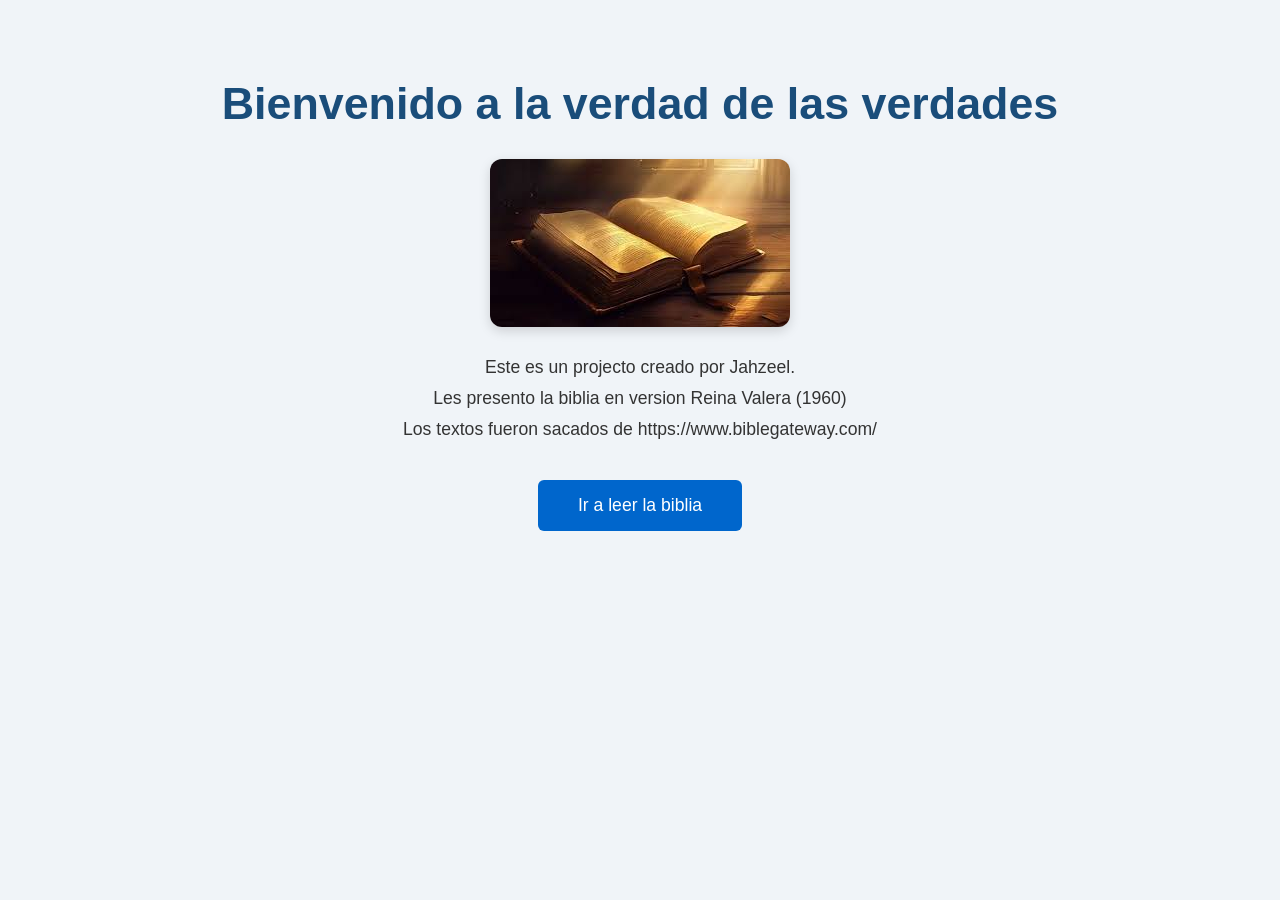
<file: index.html>
<!DOCTYPE html>
<html lang="en">
<head>
    <link rel="preconnect" href="https://fonts.googleapis.com">
    <link rel="preconnect" href="https://fonts.gstatic.com" crossorigin>
    <link href="https://fonts.googleapis.com/css2?family=Bungee&display=swap" rel="stylesheet"> 
    <meta charset="UTF-8">
    <meta name="viewport" content="width=device-width, initial-scale=1.0">
    <title>Biblia Proyectp</title>
    <link rel="icon" href="favicon.jpeg" type="image/x-icon">
</head>
<body>
    <h1>Bienvenido a la verdad de las verdades</h1>
    <img src="img/biblia.jpeg" alt="imagen de la biblia" class="imagen">
    <p>Este es un projecto creado por Jahzeel.</p>
    <p>Les presento la biblia en version Reina Valera (1960)</p>
    <p>Los textos fueron sacados de https://www.biblegateway.com/</p>
    <a href="buscador.html">Ir a leer la biblia</a>
    <style>
        body {
            background-color: #f0f4f8;
            text-align: center;
            font-family: 'Segoe UI', Tahoma, Geneva, Verdana, sans-serif;
            padding: 40px 20px;
        }

        h1 {
            color: #1a4d7a;
            font-size: 2.8em;
            margin-bottom: 20px;
            font-weight: bold;
        }

        p {
            color: #333;
            font-size: 1.1em;
            margin: 10px 0;
        }

        .imagen {
            margin: 30px auto;
            display: block;
            border-radius: 12px;
            box-shadow: 0 4px 12px rgba(0, 0, 0, 0.15);
        }

        a {
            display: inline-block;
            margin-top: 30px;
            padding: 15px 40px;
            background-color: #0066cc;
            color: white;
            text-decoration: none;
            border-radius: 6px;
            font-size: 1.1em;
            transition: background-color 0.3s;
        }

        a:hover {
            background-color: #0052a3;
        }
    </style>
</body>
</html>
</file>
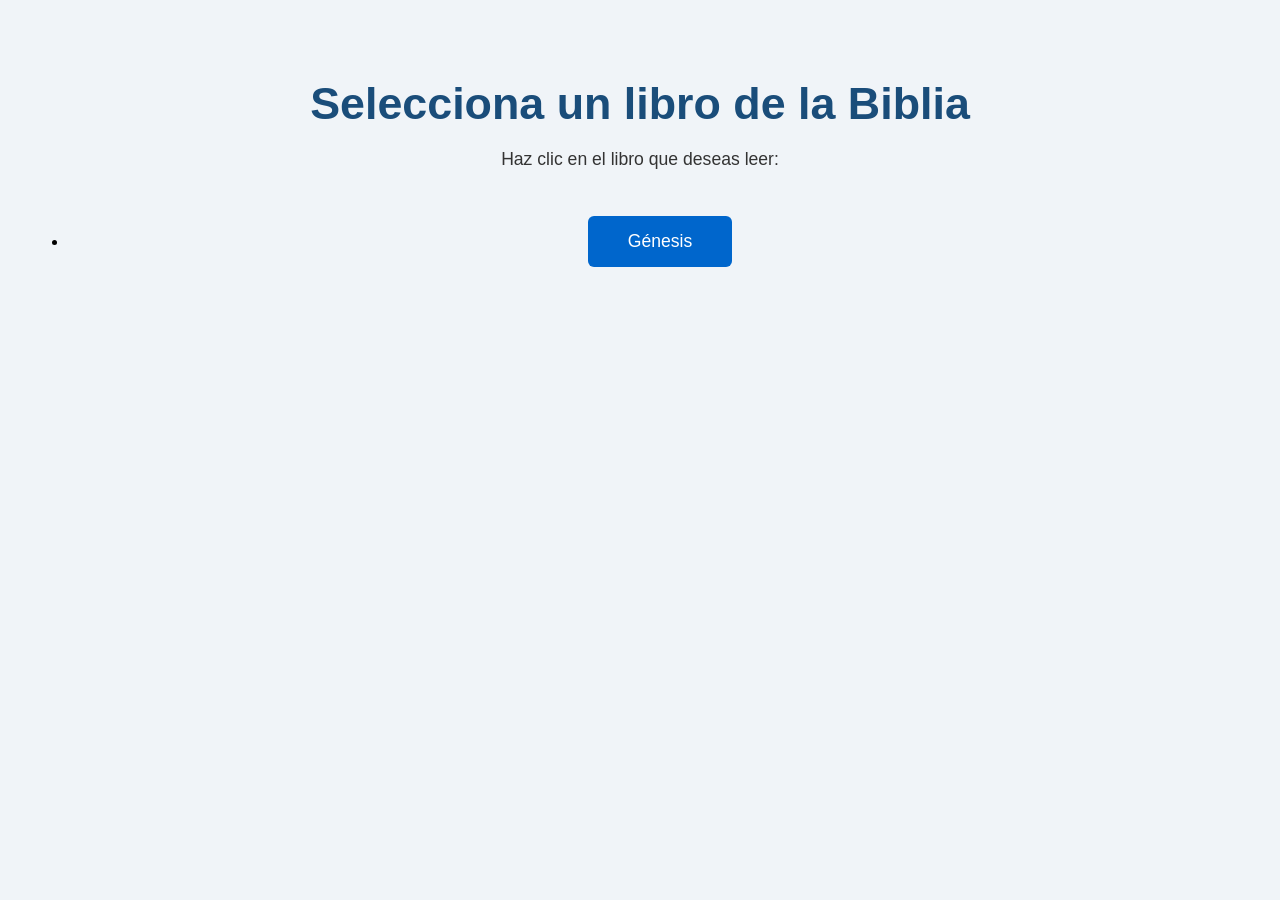
<file: buscador.html>
<!DOCTYPE html>
<html lang="en">
<head>
    <link rel="preconnect" href="https://fonts.googleapis.com">
    <link rel="preconnect" href="https://fonts.gstatic.com" crossorigin>
    <link href="https://fonts.googleapis.com/css2?family=Bungee&display=swap" rel="stylesheet"> 
    <meta charset="UTF-8">
    <meta name="viewport" content="width=device-width, initial-scale=1.0">
    <title>Biblia Proyectp</title>
    <link rel="icon" href="favicon.jpeg" type="image/x-icon">
</head>
<body>
    <h1>Selecciona un libro de la Biblia</h1>
<!-- puedes ajustar estilos globales en style.css; las imágenes y bloques ya son adaptables -->    <p>Haz clic en el libro que deseas leer:</p>
    <ul>
        <li><a href="Genesis/Genesis.html">Génesis</a></li>
        <!-- Agrega más libros aquí -->
    </ul>
    <style>
        body {
            background-color: #f0f4f8;
            text-align: center;
            font-family: 'Segoe UI', Tahoma, Geneva, Verdana, sans-serif;
            padding: 40px 20px;
        }

        h1 {
            color: #1a4d7a;
            font-size: 2.8em;
            margin-bottom: 20px;
            font-weight: bold;
        }

        p {
            color: #333;
            font-size: 1.1em;
            margin: 10px 0;
        }

        .imagen {
            margin: 30px auto;
            display: block;
            border-radius: 12px;
            box-shadow: 0 4px 12px rgba(0, 0, 0, 0.15);
        }

        a {
            display: inline-block;
            margin-top: 30px;
            padding: 15px 40px;
            background-color: #0066cc;
            color: white;
            text-decoration: none;
            border-radius: 6px;
            font-size: 1.1em;
            transition: background-color 0.3s;
        }

        a:hover {
            background-color: #0052a3;
        }
    </style>
</body>
</html>
</file>
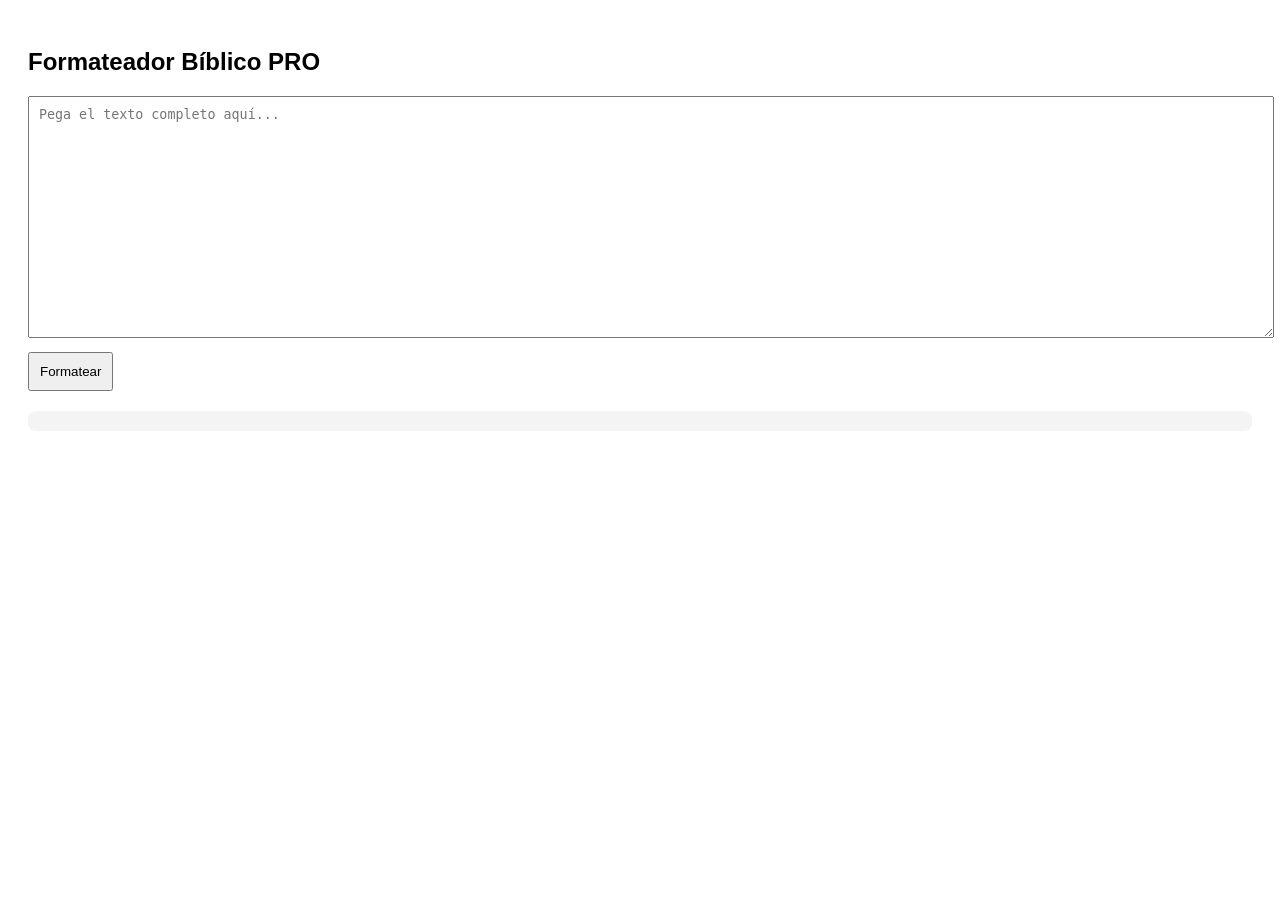
<file: herramienta.html>
<!DOCTYPE html>
<html lang="es">
<head>
<meta charset="UTF-8">
<title>Formateador Bíblico PRO</title>

<style>
body{
    font-family: Arial, sans-serif;
    padding:20px;
}

textarea{
    width:100%;
    height:220px;
    padding:10px;
    margin-bottom:10px;
}

button{
    padding:10px;
}

#resultado{
    margin-top:20px;
    white-space: pre-wrap;
    background:#f4f4f4;
    padding:10px;
    border-radius:8px;
}
</style>
</head>
<body>

<h2>Formateador Bíblico PRO</h2>

<textarea id="texto" placeholder="Pega el texto completo aquí..."></textarea>
<br>
<button onclick="formatear()">Formatear</button>

<pre id="resultado"></pre>

<script>
function formatear(){
    let texto = document.getElementById("texto").value.trim();
    const salida = document.getElementById("resultado");

    // vaciar salida y comprobar entrada
    salida.innerHTML = "";
    if (!texto) {
        alert("Introduce algún texto antes de formatear");
        return;
    }

    let lineas = texto.split("\n").map(l => l.trim()).filter(l => l !== "");

    let resultado = "";

    // Unir todo en una sola línea
    let cuerpo = lineas.join(" ");
    cuerpo = cuerpo.replace(/\s+/g, " ");

    // Regex mejorado: número seguido opcionalmente de punto y espacio
    let regex = /(\d+)\.?\s(.*?)(?=\s\d+\.?|$)/g;
    let matches = cuerpo.matchAll(regex);

    for (let match of matches) {
        let numero = match[1];
        let contenido = match[2].trim();

        // si el contenido comienza con el mismo número nuevamente, eliminarlo
        if (contenido.startsWith(numero + " ")) {
            contenido = contenido.slice(numero.length + 1);
        }

        resultado += `<p><span>${numero}</span> ${contenido}</p>\n`;
    }

    // mostrar el código en texto plano (con etiquetas visibles)
    salida.textContent = resultado;
}
</script>

</body>
</html>
</file>
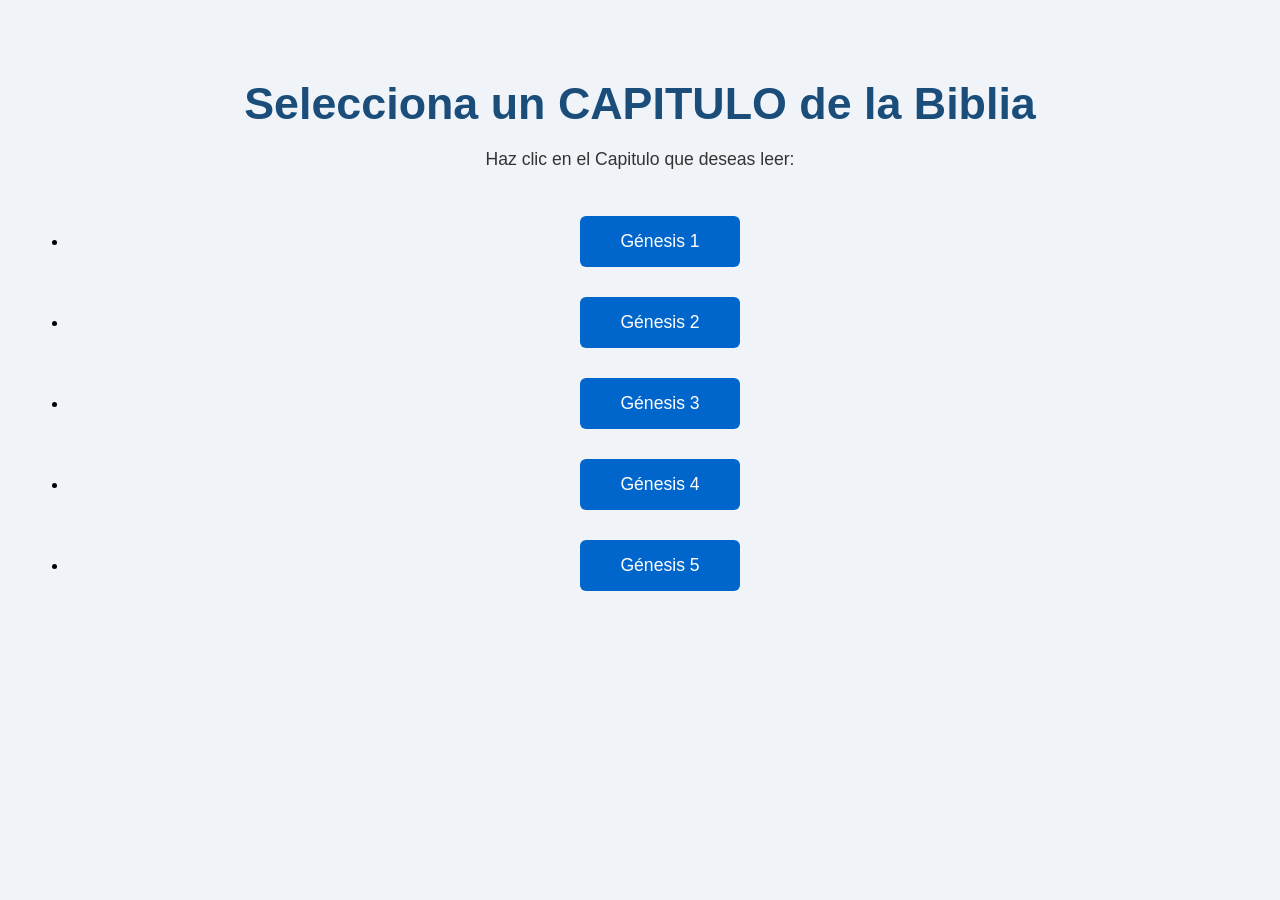
<file: Genesis/Genesis.html>
<!DOCTYPE html>
<html lang="en">
<head>
    <link rel="preconnect" href="https://fonts.googleapis.com">
    <link rel="preconnect" href="https://fonts.gstatic.com" crossorigin>
    <link href="https://fonts.googleapis.com/css2?family=Bungee&display=swap" rel="stylesheet"> 
    <meta charset="UTF-8">
    <meta name="viewport" content="width=device-width, initial-scale=1.0">
    <title>Biblia Proyectp</title>
    <link rel="icon" href="/favicon.jpeg" type="image/x-icon">
</head>
<body>
    <h1>Selecciona un CAPITULO de la Biblia</h1>
    <p>Haz clic en el Capitulo que deseas leer:</p>
    <ul>
        <li><a href="genesis1.html">Génesis 1</a></li>
        <li><a href="genesis2.html">Génesis 2</a></li>
        <li><a href="genesis3.html">Génesis 3</a></li>
        <li><a href="genesis4.html">Génesis 4</a></li>
        <li><a href="genesis5.html">Génesis 5</a></li>
        <!-- Agrega más libros aquí -->
    </ul>
    <style>
        body {
            background-color: #f0f4f8;
            text-align: center;
            font-family: 'Segoe UI', Tahoma, Geneva, Verdana, sans-serif;
            padding: 40px 20px;
        }

        h1 {
            color: #1a4d7a;
            font-size: 2.8em;
            margin-bottom: 20px;
            font-weight: bold;
        }

        p {
            color: #333;
            font-size: 1.1em;
            margin: 10px 0;
        }

        .imagen {
            margin: 30px auto;
            display: block;
            border-radius: 12px;
            box-shadow: 0 4px 12px rgba(0, 0, 0, 0.15);
        }

        a {
            display: inline-block;
            margin-top: 30px;
            padding: 15px 40px;
            background-color: #0066cc;
            color: white;
            text-decoration: none;
            border-radius: 6px;
            font-size: 1.1em;
            transition: background-color 0.3s;
        }

        a:hover {
            background-color: #0052a3;
        }
    </style>
</body>
</html>
</file>
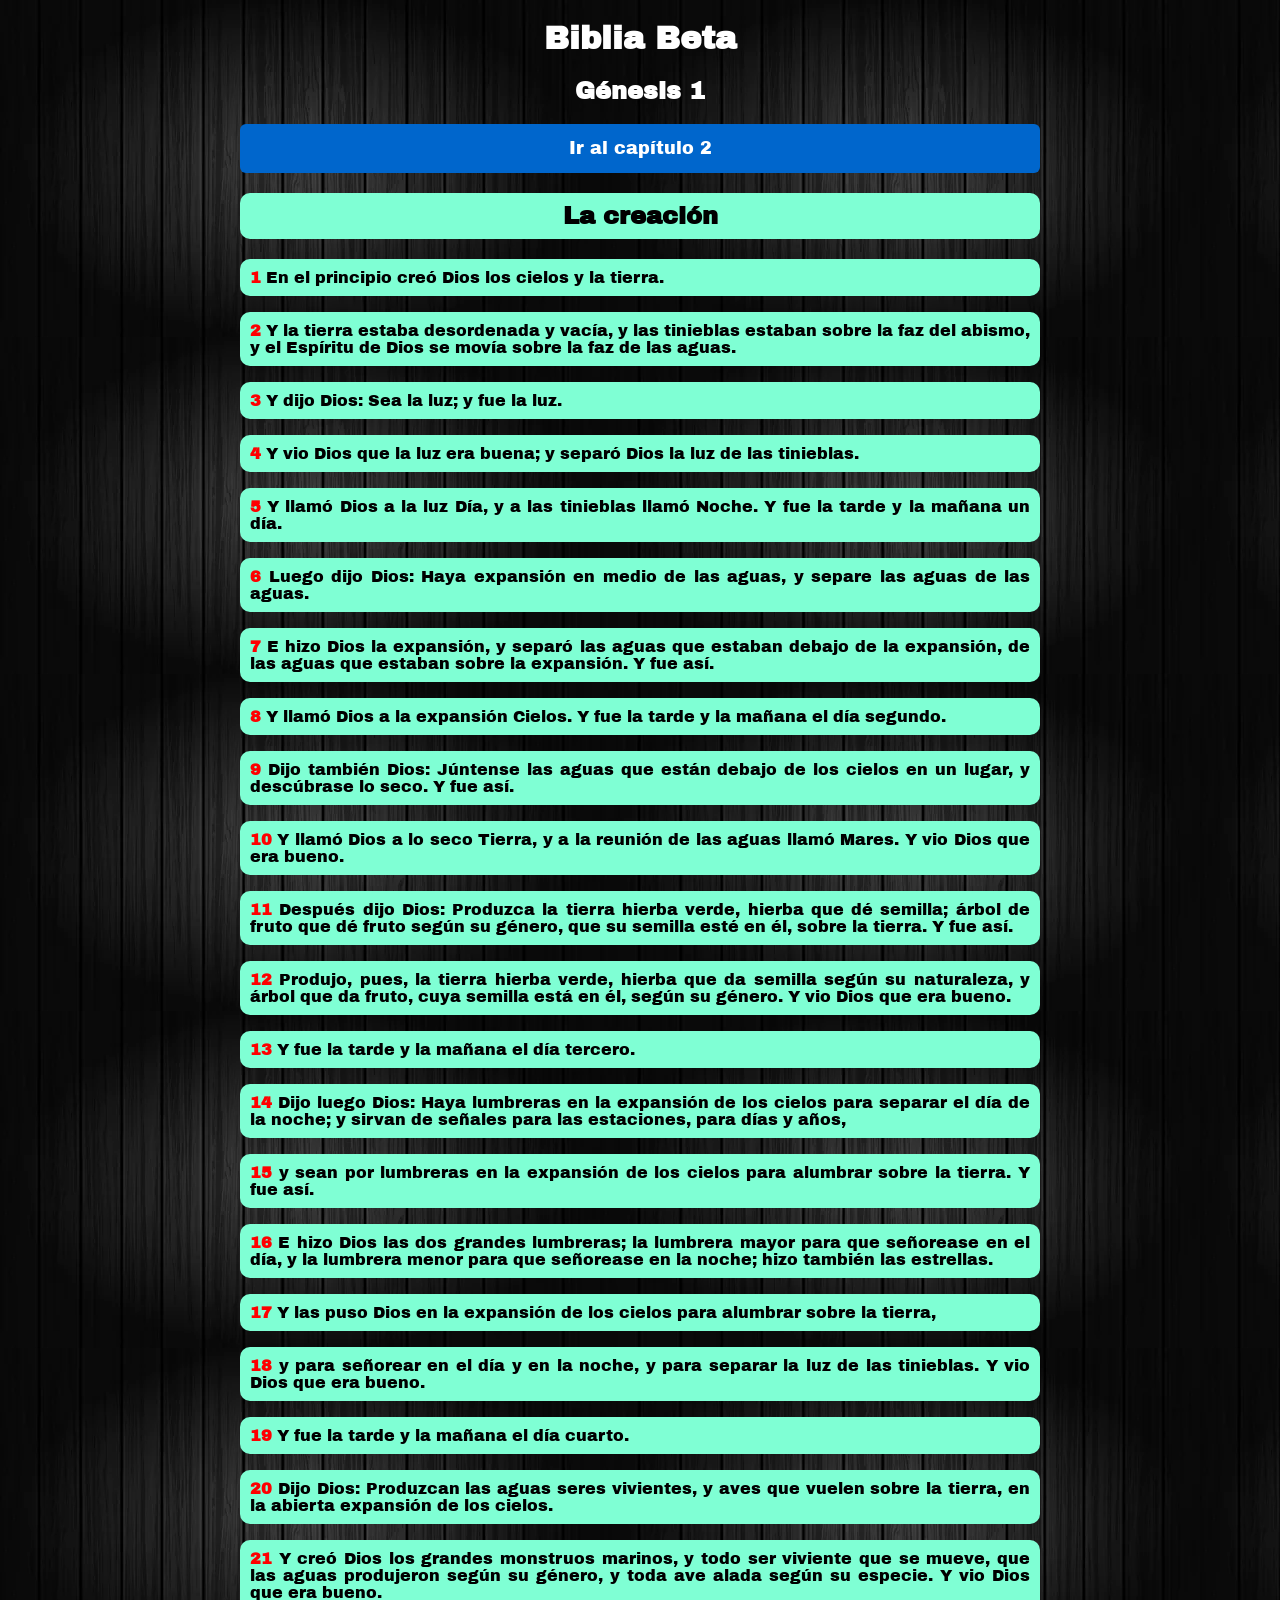
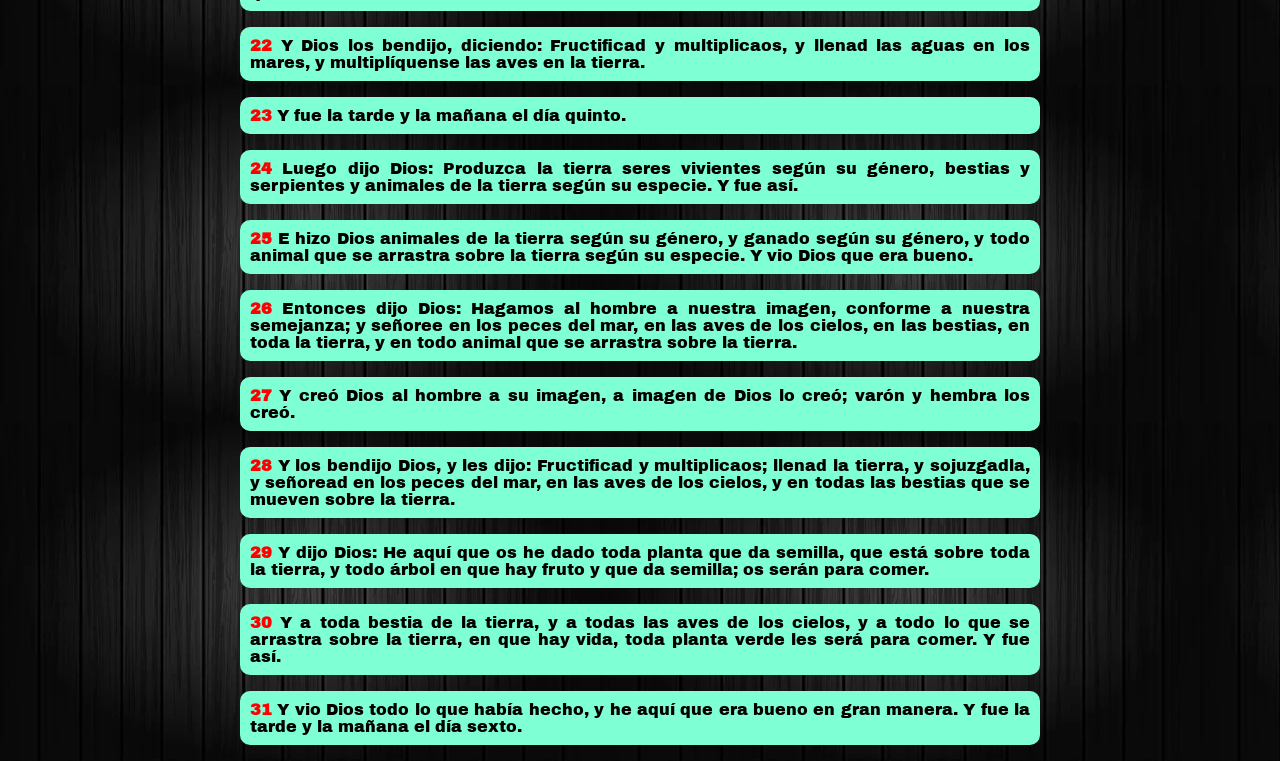
<file: Genesis/genesis1.html>
<!DOCTYPE html>
<html lang="en">
<head>
    <link rel="preconnect" href="https://fonts.googleapis.com">
    <link rel="preconnect" href="https://fonts.gstatic.com" crossorigin>
    <link href="https://fonts.googleapis.com/css2?family=Archivo+Black&display=swap" rel="stylesheet">
    <meta charset="UTF-8">
    <meta name="viewport" content="width=device-width, initial-scale=1.0">
    <title>Genesis 1</title>
    <link rel="stylesheet" href="../style.css">
    <link rel="icon" href="../favicon.jpeg" type="image/x-icon">
</head>
<body>

    <style>
        body {
            background-image: url('../img/fondonegro.webp');
            font-family: 'Archivo Black', sans-serif;
        }

        .textwhite {
            color: white;
        }

        a {
            display: inline-block;
            margin-top: 30px;
            padding: 15px 40px;
            background-color: #0066cc;
            color: white;
            text-decoration: none;
            border-radius: 6px;
            font-size: 1.1em;
            transition: background-color 0.3s;
            text-align: center;
            display: block;
            margin: 0 auto;
        }

        a:hover {
            background-color: #0052a3;
        }
    </style>


    <h1 class="textwhite">Biblia Beta</h1>
    <div class="texto">
        <article>
        <div class="textwhite"><h1>Génesis 1</h1></div>
                <a href="genesis2.html">Ir al capítulo 2</a>

        <div class="textwhite"><h2>La creación</h2></div>

        
    <p><span>1</span> En el principio creó Dios los cielos y la tierra.</p>

    <p><span>2</span> Y la tierra estaba desordenada y vacía, y las tinieblas estaban sobre la faz del abismo, y el Espíritu de Dios se movía sobre la faz de las aguas.</p>

    <p><span>3</span> Y dijo Dios: Sea la luz; y fue la luz.</p>

    <p><span>4</span> Y vio Dios que la luz era buena; y separó Dios la luz de las tinieblas.</p> 

    <p><span>5</span> Y llamó Dios a la luz Día, y a las tinieblas llamó Noche. Y fue la tarde y la mañana un día.</p>

    <p><span>6</span> Luego dijo Dios: Haya expansión en medio de las aguas, y separe las aguas de las aguas.</p> 

    <p><span>7</span> E hizo Dios la expansión, y separó las aguas que estaban debajo de la expansión, de las aguas que estaban sobre la expansión. Y fue así. </p>

    <p><span>8</span> Y llamó Dios a la expansión Cielos. Y fue la tarde y la mañana el día segundo.</p>

    <p><span>9</span> Dijo también Dios: Júntense las aguas que están debajo de los cielos en un lugar, y descúbrase lo seco. Y fue así.</p> 

    <p><span>10</span> Y llamó Dios a lo seco Tierra, y a la reunión de las aguas llamó Mares. Y vio Dios que era bueno.</p> 

    <p><span>11</span> Después dijo Dios: Produzca la tierra hierba verde, hierba que dé semilla; árbol de fruto que dé fruto según su género, que su semilla esté en él, sobre la tierra. Y fue así.</p> 

    <p><span>12</span> Produjo, pues, la tierra hierba verde, hierba que da semilla según su naturaleza, y árbol que da fruto, cuya semilla está en él, según su género. Y vio Dios que era bueno.</p> 

    <p><span>13</span> Y fue la tarde y la mañana el día tercero.</p>

    <p><span>14</span> Dijo luego Dios: Haya lumbreras en la expansión de los cielos para separar el día de la noche; y sirvan de señales para las estaciones, para días y años, </p>

    <p><span>15</span> y sean por lumbreras en la expansión de los cielos para alumbrar sobre la tierra. Y fue así. </p>

    <p><span>16</span> E hizo Dios las dos grandes lumbreras; la lumbrera mayor para que señorease en el día, y la lumbrera menor para que señorease en la noche; hizo también las estrellas. </p>

    <p><span>17</span> Y las puso Dios en la expansión de los cielos para alumbrar sobre la tierra, </p>

    <p><span>18</span> y para señorear en el día y en la noche, y para separar la luz de las tinieblas. Y vio Dios que era bueno. </p>

    <p><span>19</span> Y fue la tarde y la mañana el día cuarto. </p>

    <p><span>20</span> Dijo Dios: Produzcan las aguas seres vivientes, y aves que vuelen sobre la tierra, en la abierta expansión de los cielos. </p>

    <p><span>21</span> Y creó Dios los grandes monstruos marinos, y todo ser viviente que se mueve, que las aguas produjeron según su género, y toda ave alada según su especie. Y vio Dios que era bueno. </p>

    <p><span>22</span> Y Dios los bendijo, diciendo: Fructificad y multiplicaos, y llenad las aguas en los mares, y multiplíquense las aves en la tierra. </p>

    <p><span>23</span> Y fue la tarde y la mañana el día quinto.</p>

    <p><span>24</span> Luego dijo Dios: Produzca la tierra seres vivientes según su género, bestias y serpientes y animales de la tierra según su especie. Y fue así. </p>

    <p><span>25</span> E hizo Dios animales de la tierra según su género, y ganado según su género, y todo animal que se arrastra sobre la tierra según su especie. Y vio Dios que era bueno.</p>

    <p><span>26</span> Entonces dijo Dios: Hagamos al hombre a nuestra imagen, conforme a nuestra semejanza; y señoree en los peces del mar, en las aves de los cielos, en las bestias, en toda la tierra, y en todo animal que se arrastra sobre la tierra. </p>

    <p><span>27</span> Y creó Dios al hombre a su imagen, a imagen de Dios lo creó; varón y hembra los creó. </p>

    <p><span>28</span> Y los bendijo Dios, y les dijo: Fructificad y multiplicaos; llenad la tierra, y sojuzgadla, y señoread en los peces del mar, en las aves de los cielos, y en todas las bestias que se mueven sobre la tierra.</p>

    <p><span>29</span> Y dijo Dios: He aquí que os he dado toda planta que da semilla, que está sobre toda la tierra, y todo árbol en que hay fruto y que da semilla; os serán para comer. </p>
        
    <p><span>30</span> Y a toda bestia de la tierra, y a todas las aves de los cielos, y a todo lo que se arrastra sobre la tierra, en que hay vida, toda planta verde les será para comer. Y fue así. </p>
       
    <p><span>31</span> Y vio Dios todo lo que había hecho, y he aquí que era bueno en gran manera. Y fue la tarde y la mañana el día sexto.   </p>     
    
</article>
    
</div>
</body>
</html>
</file>
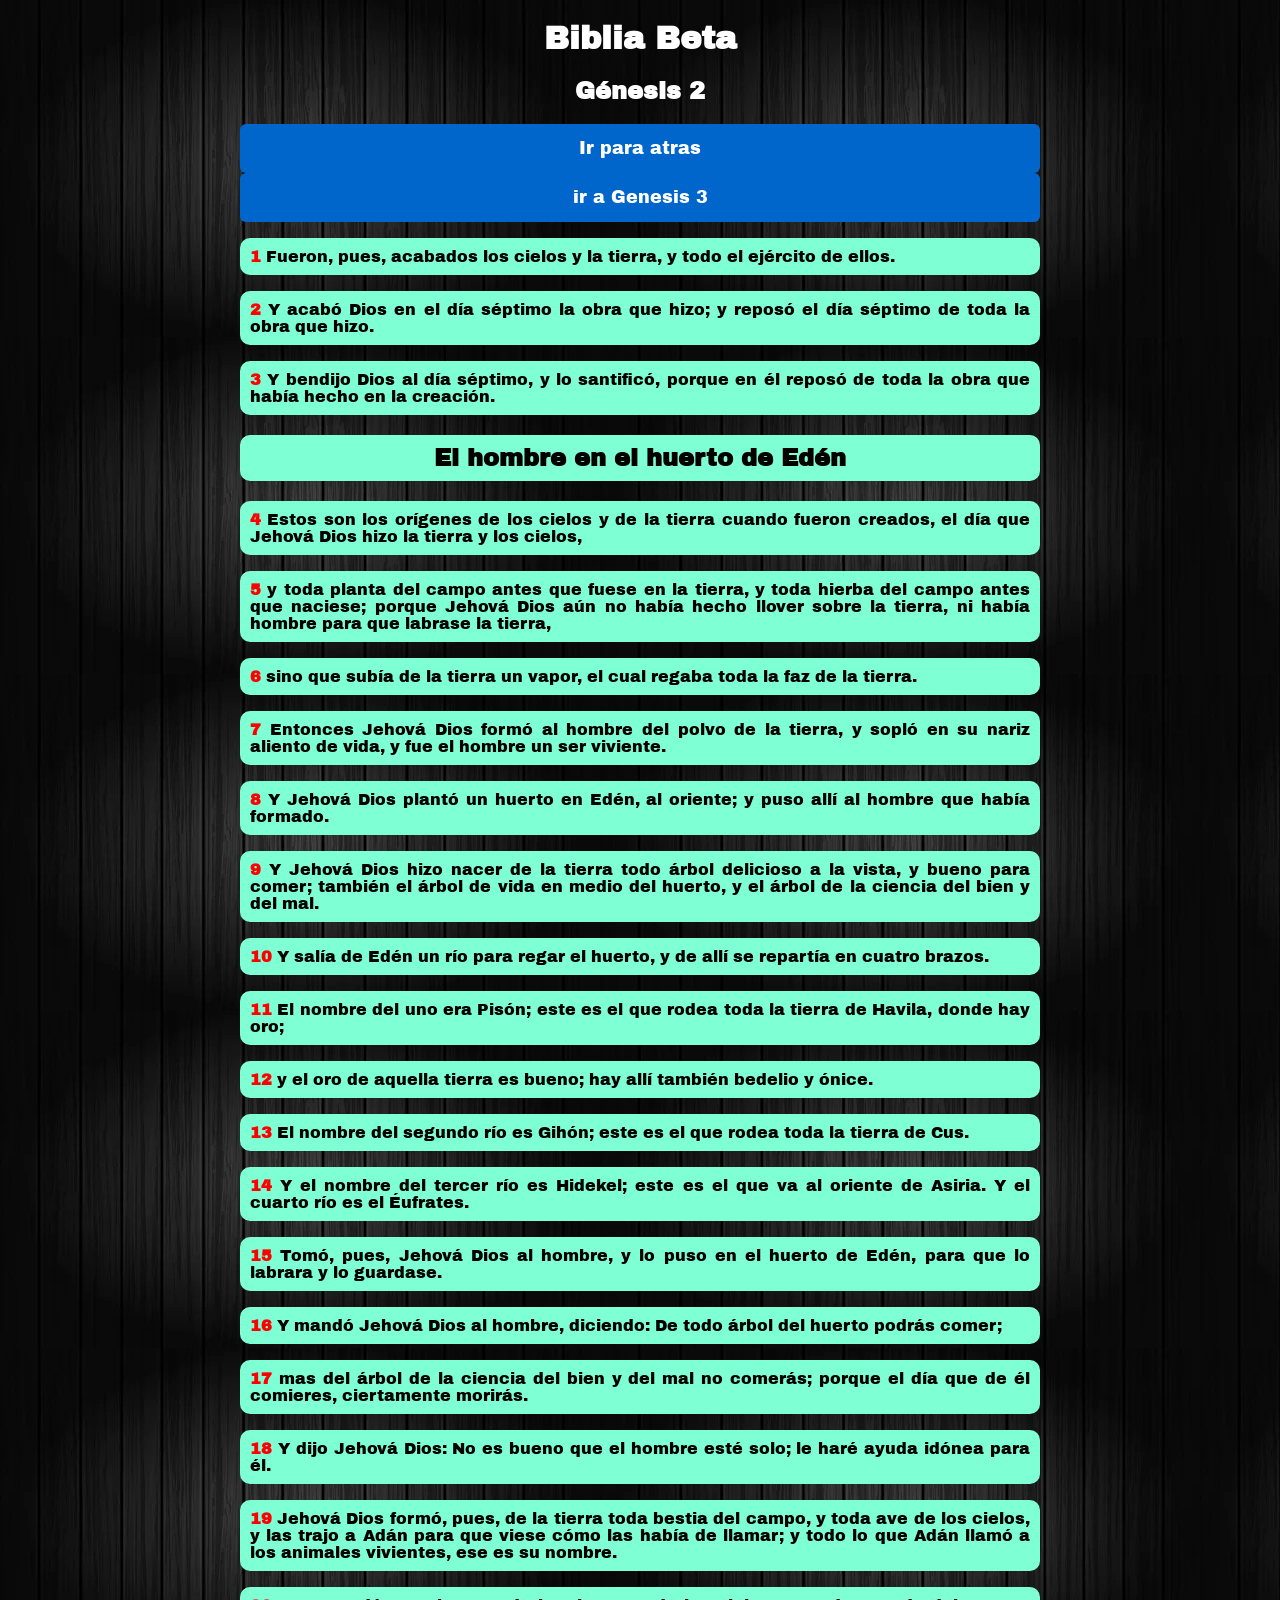
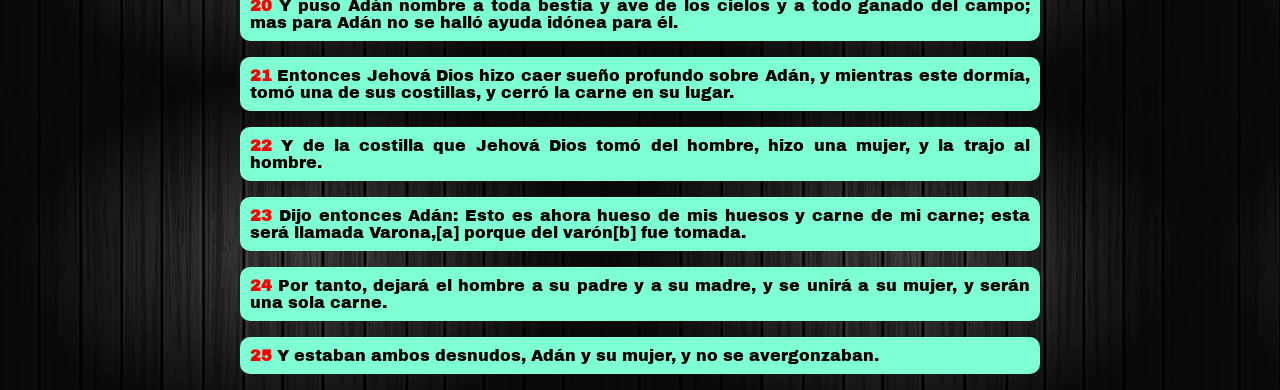
<file: Genesis/genesis2.html>
<!DOCTYPE html>
<html lang="en">
<head>
    <link rel="preconnect" href="https://fonts.googleapis.com">
    <link rel="preconnect" href="https://fonts.gstatic.com" crossorigin>
    <link href="https://fonts.googleapis.com/css2?family=Archivo+Black&display=swap" rel="stylesheet">
    <meta charset="UTF-8">
    <meta name="viewport" content="width=device-width, initial-scale=1.0">
    <title>Genesis 2</title>
    <link rel="stylesheet" href="../style.css">
    <link rel="icon" href="../favicon.jpeg" type="image/x-icon">
</head>
<body>

    <style>
        body {
            background-image: url('../img/fondonegro.webp');
            font-family: 'Archivo Black', sans-serif;
        }

        .textwhite {
            color: white;
        }

        a {
            display: inline-block;
            margin-top: 30px;
            padding: 15px 40px;
            background-color: #0066cc;
            color: white;
            text-decoration: none;
            border-radius: 6px;
            font-size: 1.1em;
            transition: background-color 0.3s;
            text-align: center;
            display: block;
            margin: 0 auto;
        }

        a:hover {
            background-color: #0052a3;
        }
    </style>


    <h1 class="textwhite">Biblia Beta</h1>
    <div class="texto">
        <article>
        <div class="textwhite"><h1>Génesis 2</h1></div>
        <a href="genesis1.html">Ir para atras</a>
        <a href="genesis3.html">ir a Genesis 3</a>
        
    <p><span>1</span> Fueron, pues, acabados los cielos y la tierra, y todo el ejército de ellos.</p>
    <p><span>2</span> Y acabó Dios en el día séptimo la obra que hizo; y reposó el día séptimo de toda la obra que hizo.</p>
    <p><span>3</span> Y bendijo Dios al día séptimo, y lo santificó, porque en él reposó de toda la obra que había hecho en la creación.</p>
    <h2>El hombre en el huerto de Edén</h2>
    <p><span>4</span> Estos son los orígenes de los cielos y de la tierra cuando fueron creados, el día que Jehová Dios hizo la tierra y los cielos,</p>
    <p><span>5</span> y toda planta del campo antes que fuese en la tierra, y toda hierba del campo antes que naciese; porque Jehová Dios aún no había hecho llover sobre la tierra, ni había hombre para que labrase la tierra,</p>
    <p><span>6</span> sino que subía de la tierra un vapor, el cual regaba toda la faz de la tierra.</p>
    <p><span>7</span> Entonces Jehová Dios formó al hombre del polvo de la tierra, y sopló en su nariz aliento de vida, y fue el hombre un ser viviente.</p>
    <p><span>8</span> Y Jehová Dios plantó un huerto en Edén, al oriente; y puso allí al hombre que había formado.</p>
    <p><span>9</span> Y Jehová Dios hizo nacer de la tierra todo árbol delicioso a la vista, y bueno para comer; también el árbol de vida en medio del huerto, y el árbol de la ciencia del bien y del mal.</p>
    <p><span>10</span> Y salía de Edén un río para regar el huerto, y de allí se repartía en cuatro brazos.</p>
    <p><span>11</span> El nombre del uno era Pisón; este es el que rodea toda la tierra de Havila, donde hay oro;</p>
    <p><span>12</span> y el oro de aquella tierra es bueno; hay allí también bedelio y ónice.</p>
    <p><span>13</span> El nombre del segundo río es Gihón; este es el que rodea toda la tierra de Cus.</p>
    <p><span>14</span> Y el nombre del tercer río es Hidekel; este es el que va al oriente de Asiria. Y el cuarto río es el Éufrates.</p>
    <p><span>15</span> Tomó, pues, Jehová Dios al hombre, y lo puso en el huerto de Edén, para que lo labrara y lo guardase.</p>
    <p><span>16</span> Y mandó Jehová Dios al hombre, diciendo: De todo árbol del huerto podrás comer;</p>
    <p><span>17</span> mas del árbol de la ciencia del bien y del mal no comerás; porque el día que de él comieres, ciertamente morirás.</p>
    <p><span>18</span> Y dijo Jehová Dios: No es bueno que el hombre esté solo; le haré ayuda idónea para él.</p>
    <p><span>19</span> Jehová Dios formó, pues, de la tierra toda bestia del campo, y toda ave de los cielos, y las trajo a Adán para que viese cómo las había de llamar; y todo lo que Adán llamó a los animales vivientes, ese es su nombre.</p>
    <p><span>20</span> Y puso Adán nombre a toda bestia y ave de los cielos y a todo ganado del campo; mas para Adán no se halló ayuda idónea para él.</p>
    <p><span>21</span> Entonces Jehová Dios hizo caer sueño profundo sobre Adán, y mientras este dormía, tomó una de sus costillas, y cerró la carne en su lugar.</p>
    <p><span>22</span> Y de la costilla que Jehová Dios tomó del hombre, hizo una mujer, y la trajo al hombre.</p>
    <p><span>23</span> Dijo entonces Adán: Esto es ahora hueso de mis huesos y carne de mi carne; esta será llamada Varona,[a] porque del varón[b] fue tomada.</p>
    <p><span>24</span> Por tanto, dejará el hombre a su padre y a su madre, y se unirá a su mujer, y serán una sola carne.</p>
    <p><span>25</span> Y estaban ambos desnudos, Adán y su mujer, y no se avergonzaban.</p>

    
</article>
    
</div>
</body>
</html>
</file>
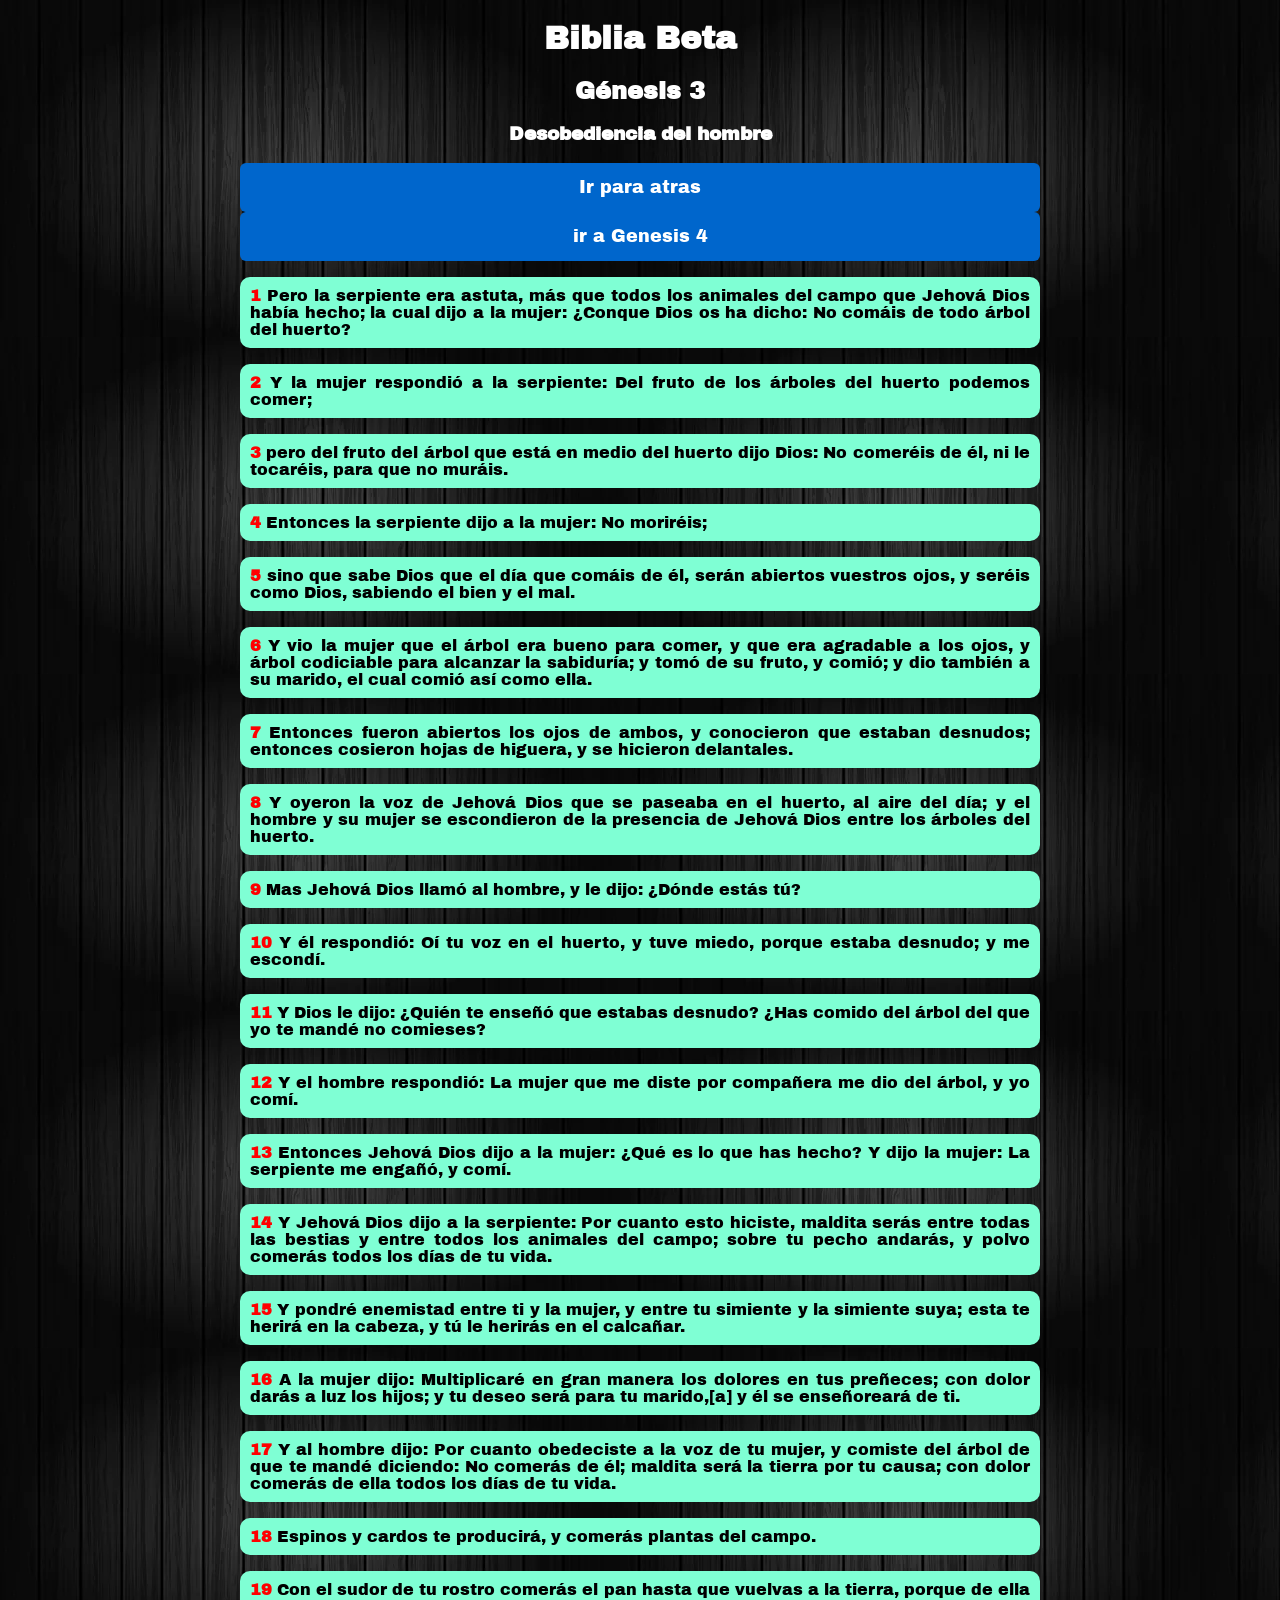
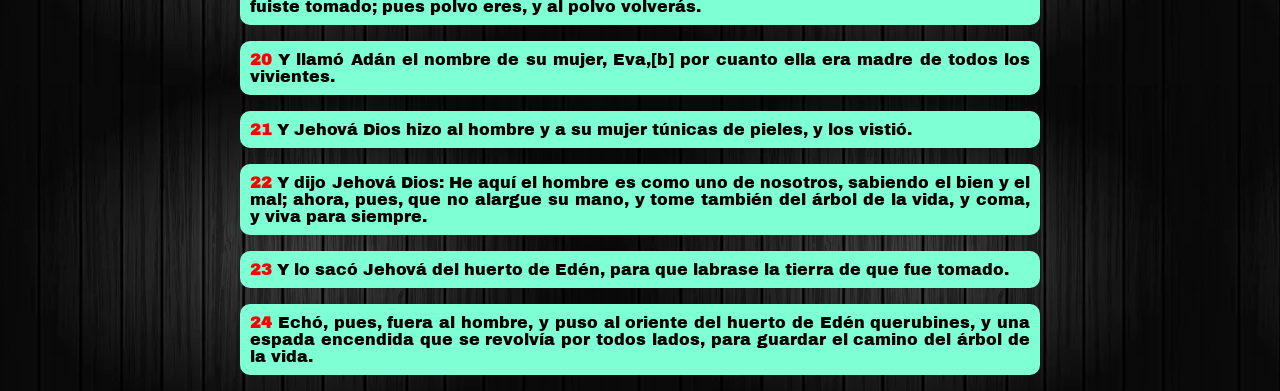
<file: Genesis/genesis3.html>
<!DOCTYPE html>
<html lang="en">
<head>
    <link rel="preconnect" href="https://fonts.googleapis.com">
    <link rel="preconnect" href="https://fonts.gstatic.com" crossorigin>
    <link href="https://fonts.googleapis.com/css2?family=Archivo+Black&display=swap" rel="stylesheet">
    <meta charset="UTF-8">
    <meta name="viewport" content="width=device-width, initial-scale=1.0">
    <title>Genesis 3</title>
    <link rel="stylesheet" href="../style.css">
    <link rel="icon" href="../favicon.jpeg" type="image/x-icon">
</head>
<body>

    <style>
        body {
            background-image: url('../img/fondonegro.webp');
            font-family: 'Archivo Black', sans-serif;
        }

        .textwhite {
            color: white;
        }

        a {
            display: inline-block;
            margin-top: 30px;
            padding: 15px 40px;
            background-color: #0066cc;
            color: white;
            text-decoration: none;
            border-radius: 6px;
            font-size: 1.1em;
            transition: background-color 0.3s;
            text-align: center;
            display: block;
            margin: 0 auto;
        }

        a:hover {
            background-color: #0052a3;
        }
    </style>


    <h1 class="textwhite">Biblia Beta</h1>
    <div class="texto">
        <article>
        <div class="textwhite"><h1>Génesis 3</h1></div>
        <div class="textwhite"><h3>Desobediencia del hombre</h3></div>
        <a href="genesis2.html">Ir para atras</a>
        <a href="genesis4.html">ir a Genesis 4</a>
        
    <p><span>1</span> Pero la serpiente era astuta, más que todos los animales del campo que Jehová Dios había hecho; la cual dijo a la mujer: ¿Conque Dios os ha dicho: No comáis de todo árbol del huerto?</p>
    <p><span>2</span> Y la mujer respondió a la serpiente: Del fruto de los árboles del huerto podemos comer;</p>
    <p><span>3</span> pero del fruto del árbol que está en medio del huerto dijo Dios: No comeréis de él, ni le tocaréis, para que no muráis.</p>
    <p><span>4</span> Entonces la serpiente dijo a la mujer: No moriréis;</p>
    <p><span>5</span> sino que sabe Dios que el día que comáis de él, serán abiertos vuestros ojos, y seréis como Dios, sabiendo el bien y el mal.</p>
    <p><span>6</span> Y vio la mujer que el árbol era bueno para comer, y que era agradable a los ojos, y árbol codiciable para alcanzar la sabiduría; y tomó de su fruto, y comió; y dio también a su marido, el cual comió así como ella.</p>
    <p><span>7</span> Entonces fueron abiertos los ojos de ambos, y conocieron que estaban desnudos; entonces cosieron hojas de higuera, y se hicieron delantales.</p>
    <p><span>8</span> Y oyeron la voz de Jehová Dios que se paseaba en el huerto, al aire del día; y el hombre y su mujer se escondieron de la presencia de Jehová Dios entre los árboles del huerto.</p>
    <p><span>9</span> Mas Jehová Dios llamó al hombre, y le dijo: ¿Dónde estás tú?</p>
    <p><span>10</span> Y él respondió: Oí tu voz en el huerto, y tuve miedo, porque estaba desnudo; y me escondí.</p>
    <p><span>11</span> Y Dios le dijo: ¿Quién te enseñó que estabas desnudo? ¿Has comido del árbol del que yo te mandé no comieses?</p>
    <p><span>12</span> Y el hombre respondió: La mujer que me diste por compañera me dio del árbol, y yo comí.</p>
    <p><span>13</span> Entonces Jehová Dios dijo a la mujer: ¿Qué es lo que has hecho? Y dijo la mujer: La serpiente me engañó, y comí.</p>
    <p><span>14</span> Y Jehová Dios dijo a la serpiente: Por cuanto esto hiciste, maldita serás entre todas las bestias y entre todos los animales del campo; sobre tu pecho andarás, y polvo comerás todos los días de tu vida.</p>
    <p><span>15</span> Y pondré enemistad entre ti y la mujer, y entre tu simiente y la simiente suya; esta te herirá en la cabeza, y tú le herirás en el calcañar.</p>
    <p><span>16</span> A la mujer dijo: Multiplicaré en gran manera los dolores en tus preñeces; con dolor darás a luz los hijos; y tu deseo será para tu marido,[a] y él se enseñoreará de ti.</p>
    <p><span>17</span> Y al hombre dijo: Por cuanto obedeciste a la voz de tu mujer, y comiste del árbol de que te mandé diciendo: No comerás de él; maldita será la tierra por tu causa; con dolor comerás de ella todos los días de tu vida.</p>
    <p><span>18</span> Espinos y cardos te producirá, y comerás plantas del campo.</p>
    <p><span>19</span> Con el sudor de tu rostro comerás el pan hasta que vuelvas a la tierra, porque de ella fuiste tomado; pues polvo eres, y al polvo volverás.</p>
    <p><span>20</span> Y llamó Adán el nombre de su mujer, Eva,[b] por cuanto ella era madre de todos los vivientes.</p>
    <p><span>21</span> Y Jehová Dios hizo al hombre y a su mujer túnicas de pieles, y los vistió.</p>
    <p><span>22</span> Y dijo Jehová Dios: He aquí el hombre es como uno de nosotros, sabiendo el bien y el mal; ahora, pues, que no alargue su mano, y tome también del árbol de la vida, y coma, y viva para siempre.</p>
    <p><span>23</span> Y lo sacó Jehová del huerto de Edén, para que labrase la tierra de que fue tomado.</p>
    <p><span>24</span> Echó, pues, fuera al hombre, y puso al oriente del huerto de Edén querubines, y una espada encendida que se revolvía por todos lados, para guardar el camino del árbol de la vida.</p>

</article>
    
</div>
</body>
</html>
</file>
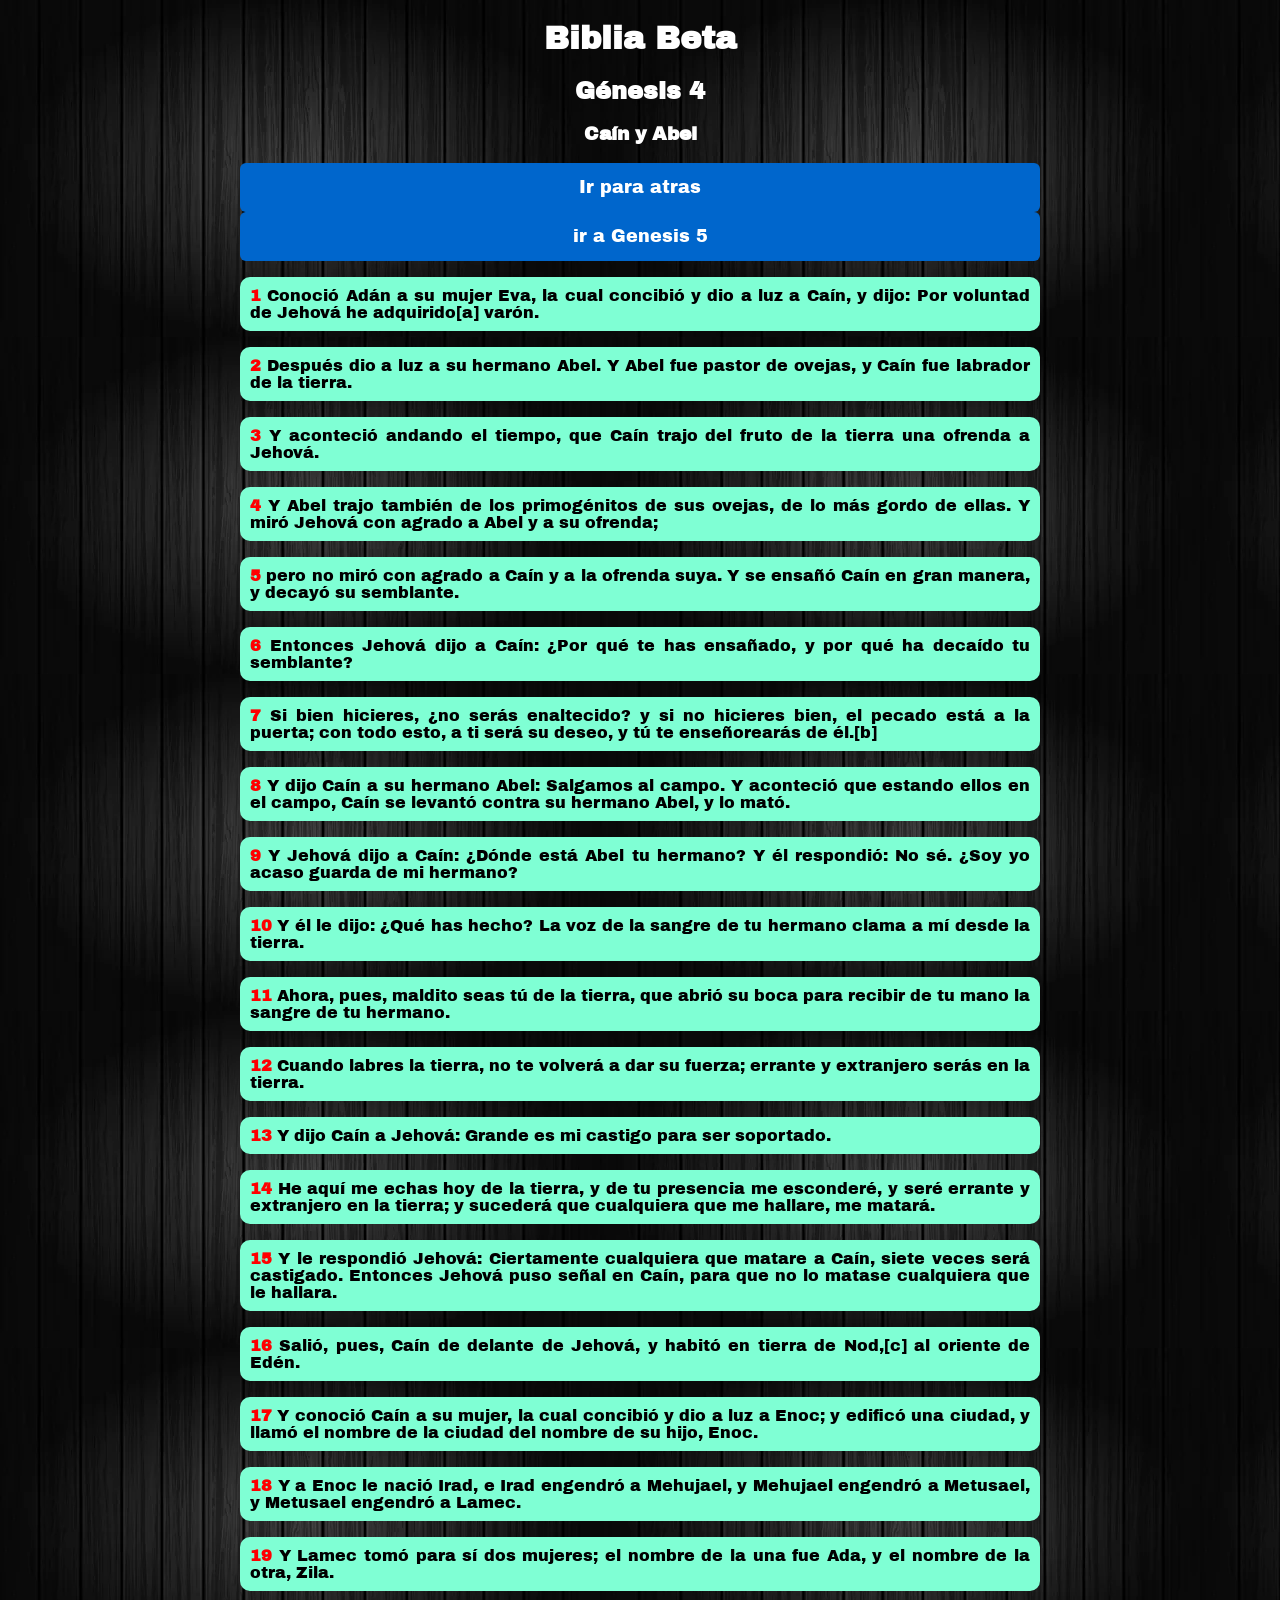
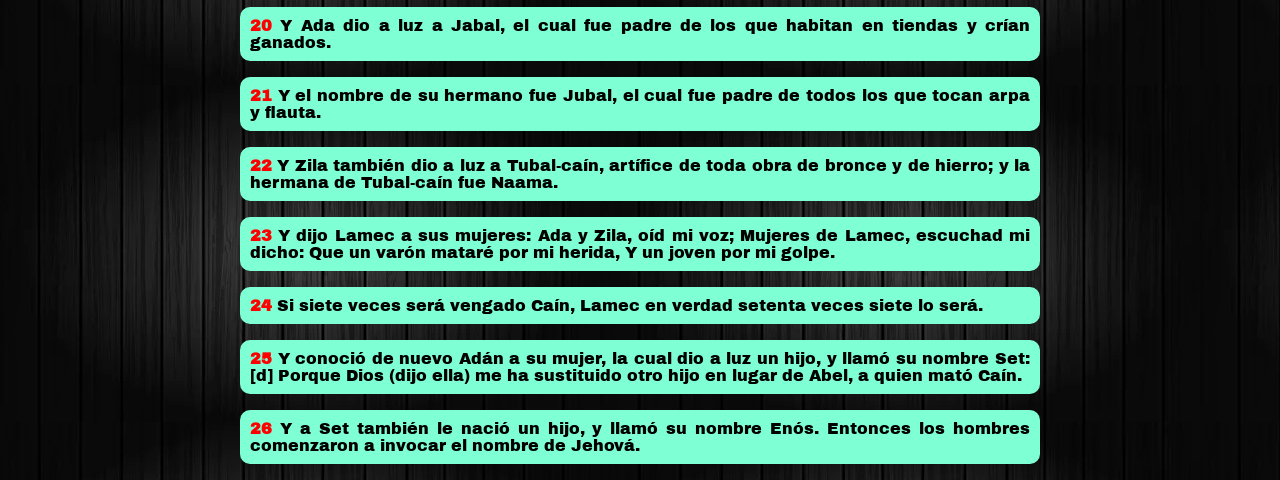
<file: Genesis/genesis4.html>
<!DOCTYPE html>
<html lang="en">
<head>
    <link rel="preconnect" href="https://fonts.googleapis.com">
    <link rel="preconnect" href="https://fonts.gstatic.com" crossorigin>
    <link href="https://fonts.googleapis.com/css2?family=Archivo+Black&display=swap" rel="stylesheet">
    <meta charset="UTF-8">
    <meta name="viewport" content="width=device-width, initial-scale=1.0">
    <title>Genesis 4</title>
    <link rel="stylesheet" href="../style.css">
    <link rel="icon" href="../favicon.jpeg" type="image/x-icon">
</head>
<body>

    <style>
        body {
            background-image: url('../img/fondonegro.webp');
            font-family: 'Archivo Black', sans-serif;
        }

        .textwhite {
            color: white;
        }

        a {
            display: inline-block;
            margin-top: 30px;
            padding: 15px 40px;
            background-color: #0066cc;
            color: white;
            text-decoration: none;
            border-radius: 6px;
            font-size: 1.1em;
            transition: background-color 0.3s;
            text-align: center;
            display: block;
            margin: 0 auto;
        }

        a:hover {
            background-color: #0052a3;
        }
    </style>


    <h1 class="textwhite">Biblia Beta</h1>
    <div class="texto">
        <article>
        <div class="textwhite"><h1>Génesis 4</h1></div>
        <div class="textwhite"><h3>Caín y Abel</h3></div>
        <a href="genesis3.html">Ir para atras</a>
        <a href="genesis5.html">ir a Genesis 5</a>
        
    <p><span>1</span> Conoció Adán a su mujer Eva, la cual concibió y dio a luz a Caín, y dijo: Por voluntad de Jehová he adquirido[a] varón.</p>
    <p><span>2</span> Después dio a luz a su hermano Abel. Y Abel fue pastor de ovejas, y Caín fue labrador de la tierra.</p>
    <p><span>3</span> Y aconteció andando el tiempo, que Caín trajo del fruto de la tierra una ofrenda a Jehová.</p>
    <p><span>4</span> Y Abel trajo también de los primogénitos de sus ovejas, de lo más gordo de ellas. Y miró Jehová con agrado a Abel y a su ofrenda;</p>
    <p><span>5</span> pero no miró con agrado a Caín y a la ofrenda suya. Y se ensañó Caín en gran manera, y decayó su semblante.</p>
    <p><span>6</span> Entonces Jehová dijo a Caín: ¿Por qué te has ensañado, y por qué ha decaído tu semblante?</p>
    <p><span>7</span> Si bien hicieres, ¿no serás enaltecido? y si no hicieres bien, el pecado está a la puerta; con todo esto, a ti será su deseo, y tú te enseñorearás de él.[b]</p>
    <p><span>8</span> Y dijo Caín a su hermano Abel: Salgamos al campo. Y aconteció que estando ellos en el campo, Caín se levantó contra su hermano Abel, y lo mató.</p>
    <p><span>9</span> Y Jehová dijo a Caín: ¿Dónde está Abel tu hermano? Y él respondió: No sé. ¿Soy yo acaso guarda de mi hermano?</p>
    <p><span>10</span> Y él le dijo: ¿Qué has hecho? La voz de la sangre de tu hermano clama a mí desde la tierra.</p>
    <p><span>11</span> Ahora, pues, maldito seas tú de la tierra, que abrió su boca para recibir de tu mano la sangre de tu hermano.</p>
    <p><span>12</span> Cuando labres la tierra, no te volverá a dar su fuerza; errante y extranjero serás en la tierra.</p>
    <p><span>13</span> Y dijo Caín a Jehová: Grande es mi castigo para ser soportado.</p>
    <p><span>14</span> He aquí me echas hoy de la tierra, y de tu presencia me esconderé, y seré errante y extranjero en la tierra; y sucederá que cualquiera que me hallare, me matará.</p>
    <p><span>15</span> Y le respondió Jehová: Ciertamente cualquiera que matare a Caín, siete veces será castigado. Entonces Jehová puso señal en Caín, para que no lo matase cualquiera que le hallara.</p>
    <p><span>16</span> Salió, pues, Caín de delante de Jehová, y habitó en tierra de Nod,[c] al oriente de Edén.</p>
    <p><span>17</span> Y conoció Caín a su mujer, la cual concibió y dio a luz a Enoc; y edificó una ciudad, y llamó el nombre de la ciudad del nombre de su hijo, Enoc.</p>
    <p><span>18</span> Y a Enoc le nació Irad, e Irad engendró a Mehujael, y Mehujael engendró a Metusael, y Metusael engendró a Lamec.</p>
    <p><span>19</span> Y Lamec tomó para sí dos mujeres; el nombre de la una fue Ada, y el nombre de la otra, Zila.</p>
    <p><span>20</span> Y Ada dio a luz a Jabal, el cual fue padre de los que habitan en tiendas y crían ganados.</p>
    <p><span>21</span> Y el nombre de su hermano fue Jubal, el cual fue padre de todos los que tocan arpa y flauta.</p>
    <p><span>22</span> Y Zila también dio a luz a Tubal-caín, artífice de toda obra de bronce y de hierro; y la hermana de Tubal-caín fue Naama.</p>
    <p><span>23</span> Y dijo Lamec a sus mujeres: Ada y Zila, oíd mi voz; Mujeres de Lamec, escuchad mi dicho: Que un varón mataré por mi herida, Y un joven por mi golpe.</p>
    <p><span>24</span> Si siete veces será vengado Caín, Lamec en verdad setenta veces siete lo será.</p>
    <p><span>25</span> Y conoció de nuevo Adán a su mujer, la cual dio a luz un hijo, y llamó su nombre Set:[d] Porque Dios (dijo ella) me ha sustituido otro hijo en lugar de Abel, a quien mató Caín.</p>
    <p><span>26</span> Y a Set también le nació un hijo, y llamó su nombre Enós. Entonces los hombres comenzaron a invocar el nombre de Jehová.</p>


</article>
    
</div>
</body>
</html>
</file>
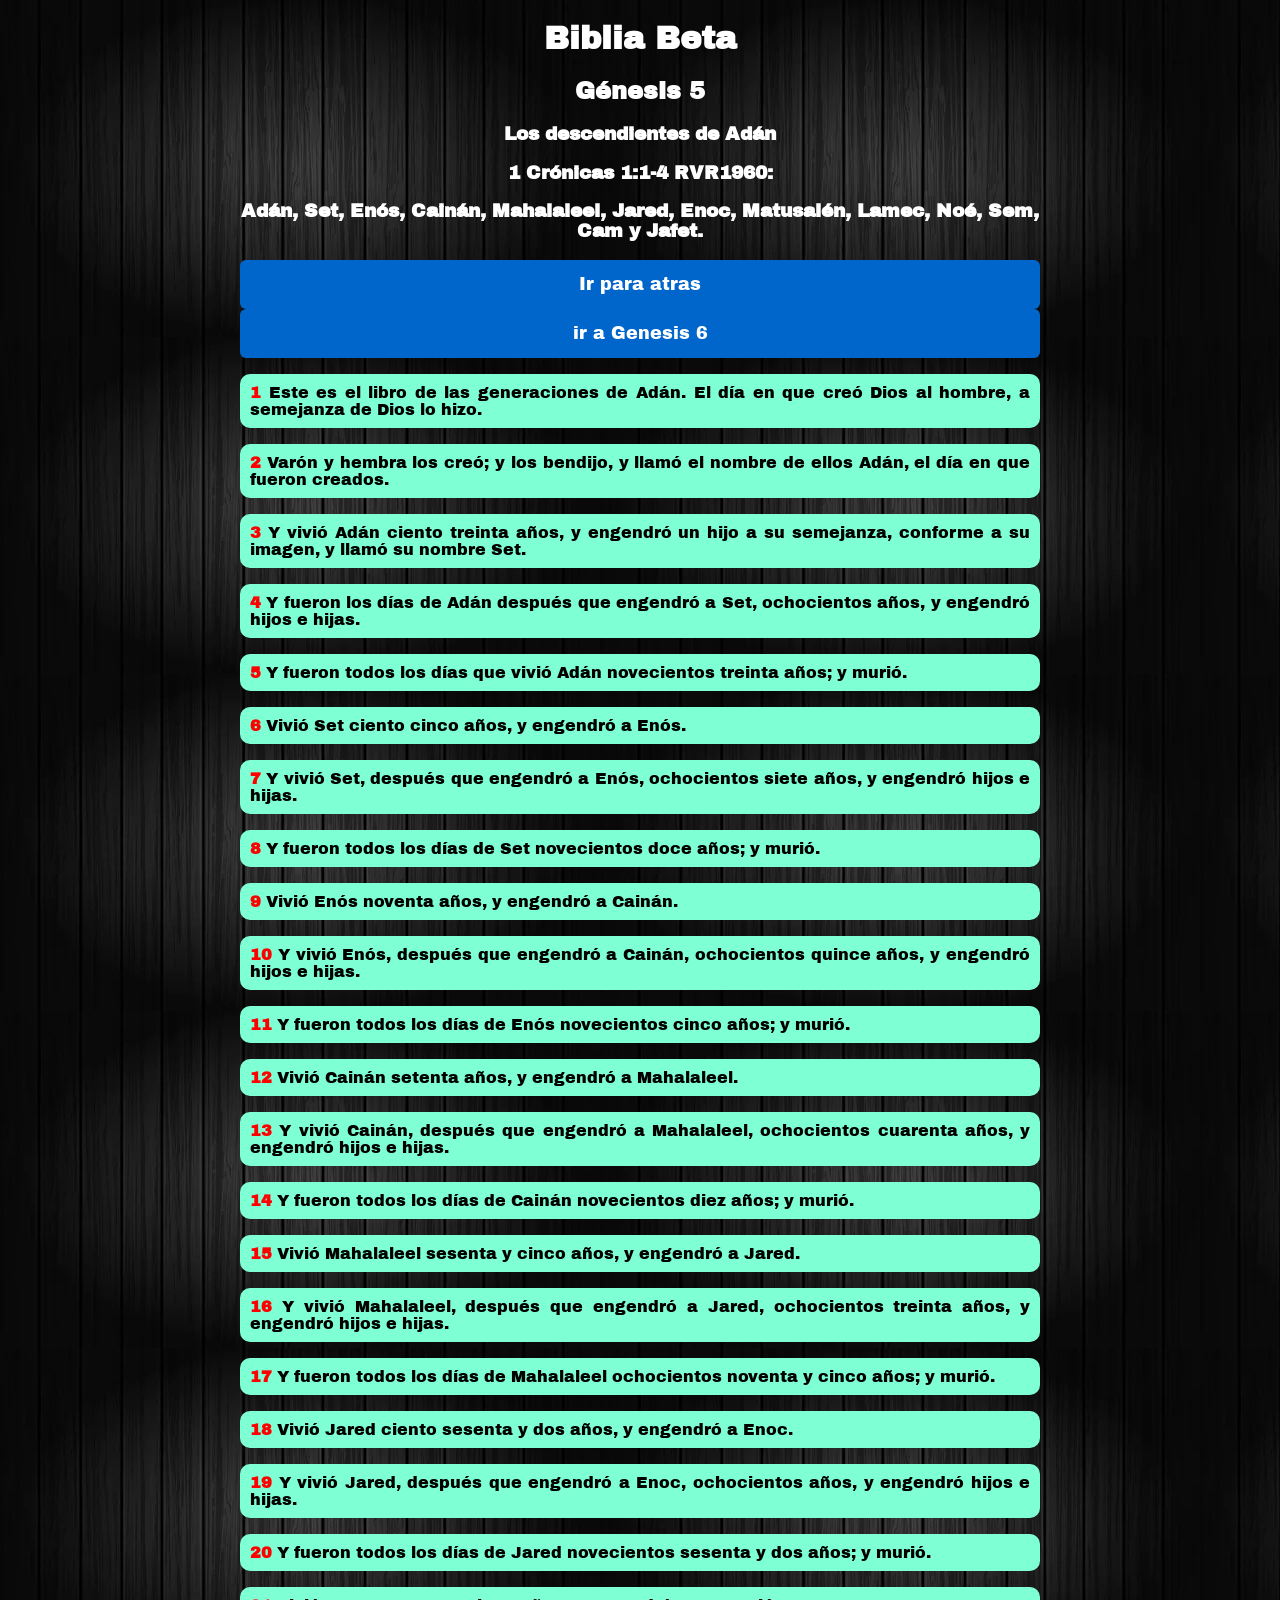
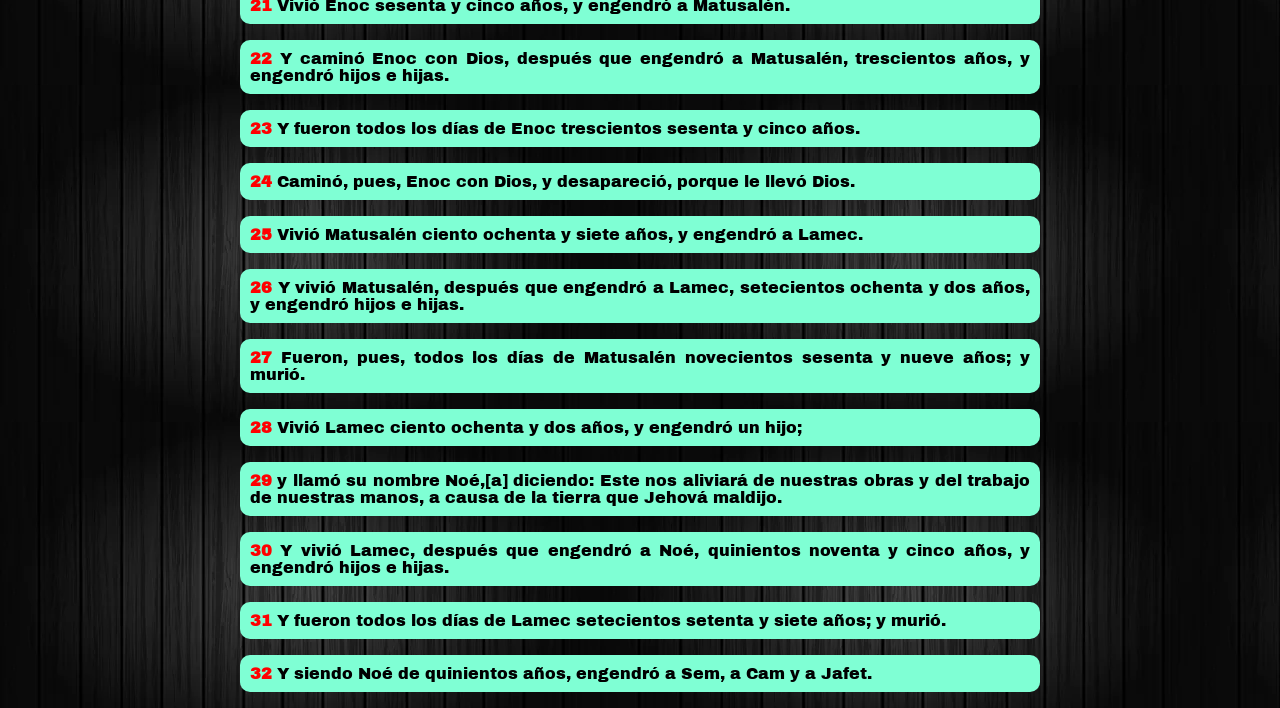
<file: Genesis/genesis5.html>
<!DOCTYPE html>
<html lang="en">
<head>
    <link rel="preconnect" href="https://fonts.googleapis.com">
    <link rel="preconnect" href="https://fonts.gstatic.com" crossorigin>
    <link href="https://fonts.googleapis.com/css2?family=Archivo+Black&display=swap" rel="stylesheet">
    <meta charset="UTF-8">
    <meta name="viewport" content="width=device-width, initial-scale=1.0">
    <title>Genesis 5</title>
    <link rel="stylesheet" href="../style.css">
    <link rel="icon" href="../favicon.jpeg" type="image/x-icon">
</head>
<body>

    <style>
        body {
            background-image: url('../img/fondonegro.webp');
            font-family: 'Archivo Black', sans-serif;
        }

        .textwhite {
            color: white;
        }

        a {
            display: inline-block;
            margin-top: 30px;
            padding: 15px 40px;
            background-color: #0066cc;
            color: white;
            text-decoration: none;
            border-radius: 6px;
            font-size: 1.1em;
            transition: background-color 0.3s;
            text-align: center;
            display: block;
            margin: 0 auto;
        }

        a:hover {
            background-color: #0052a3;
        }
    </style>


    <h1 class="textwhite">Biblia Beta</h1>
    <div class="texto">
        <article>
        <div class="textwhite"><h1>Génesis 5</h1></div>
        <div class="textwhite"><h3>Los descendientes de Adán</h3></div>
        <h3 class="textwhite">1 Crónicas 1:1-4 RVR1960:</h3>
        <h3 class="textwhite">Adán, Set, Enós, Cainán, Mahalaleel, Jared, Enoc, Matusalén, Lamec, Noé, Sem, Cam y Jafet.</h3>
        <a href="genesis4.html">Ir para atras</a>
        <a href="genesis6.html">ir a Genesis 6</a>
        
    <p><span>1</span> Este es el libro de las generaciones de Adán. El día en que creó Dios al hombre, a semejanza de Dios lo hizo.</p>
    <p><span>2</span> Varón y hembra los creó; y los bendijo, y llamó el nombre de ellos Adán, el día en que fueron creados.</p>
    <p><span>3</span> Y vivió Adán ciento treinta años, y engendró un hijo a su semejanza, conforme a su imagen, y llamó su nombre Set.</p>
    <p><span>4</span> Y fueron los días de Adán después que engendró a Set, ochocientos años, y engendró hijos e hijas.</p>
    <p><span>5</span> Y fueron todos los días que vivió Adán novecientos treinta años; y murió.</p>
    <p><span>6</span> Vivió Set ciento cinco años, y engendró a Enós.</p>
    <p><span>7</span> Y vivió Set, después que engendró a Enós, ochocientos siete años, y engendró hijos e hijas.</p>
    <p><span>8</span> Y fueron todos los días de Set novecientos doce años; y murió.</p>
    <p><span>9</span> Vivió Enós noventa años, y engendró a Cainán.</p>
    <p><span>10</span> Y vivió Enós, después que engendró a Cainán, ochocientos quince años, y engendró hijos e hijas.</p>
    <p><span>11</span> Y fueron todos los días de Enós novecientos cinco años; y murió.</p>
    <p><span>12</span> Vivió Cainán setenta años, y engendró a Mahalaleel.</p>
    <p><span>13</span> Y vivió Cainán, después que engendró a Mahalaleel, ochocientos cuarenta años, y engendró hijos e hijas.</p>
    <p><span>14</span> Y fueron todos los días de Cainán novecientos diez años; y murió.</p>
    <p><span>15</span> Vivió Mahalaleel sesenta y cinco años, y engendró a Jared.</p>
    <p><span>16</span> Y vivió Mahalaleel, después que engendró a Jared, ochocientos treinta años, y engendró hijos e hijas.</p>
    <p><span>17</span> Y fueron todos los días de Mahalaleel ochocientos noventa y cinco años; y murió.</p>
    <p><span>18</span> Vivió Jared ciento sesenta y dos años, y engendró a Enoc.</p>
    <p><span>19</span> Y vivió Jared, después que engendró a Enoc, ochocientos años, y engendró hijos e hijas.</p>
    <p><span>20</span> Y fueron todos los días de Jared novecientos sesenta y dos años; y murió.</p>
    <p><span>21</span> Vivió Enoc sesenta y cinco años, y engendró a Matusalén.</p>
    <p><span>22</span> Y caminó Enoc con Dios, después que engendró a Matusalén, trescientos años, y engendró hijos e hijas.</p>
    <p><span>23</span> Y fueron todos los días de Enoc trescientos sesenta y cinco años.</p>
    <p><span>24</span> Caminó, pues, Enoc con Dios, y desapareció, porque le llevó Dios.</p>
    <p><span>25</span> Vivió Matusalén ciento ochenta y siete años, y engendró a Lamec.</p>
    <p><span>26</span> Y vivió Matusalén, después que engendró a Lamec, setecientos ochenta y dos años, y engendró hijos e hijas.</p>
    <p><span>27</span> Fueron, pues, todos los días de Matusalén novecientos sesenta y nueve años; y murió.</p>
    <p><span>28</span> Vivió Lamec ciento ochenta y dos años, y engendró un hijo;</p>
    <p><span>29</span> y llamó su nombre Noé,[a] diciendo: Este nos aliviará de nuestras obras y del trabajo de nuestras manos, a causa de la tierra que Jehová maldijo.</p>
    <p><span>30</span> Y vivió Lamec, después que engendró a Noé, quinientos noventa y cinco años, y engendró hijos e hijas.</p>
    <p><span>31</span> Y fueron todos los días de Lamec setecientos setenta y siete años; y murió.</p>
    <p><span>32</span> Y siendo Noé de quinientos años, engendró a Sem, a Cam y a Jafet.</p>


</article>
    
</div>
</body>
</html>
</file>
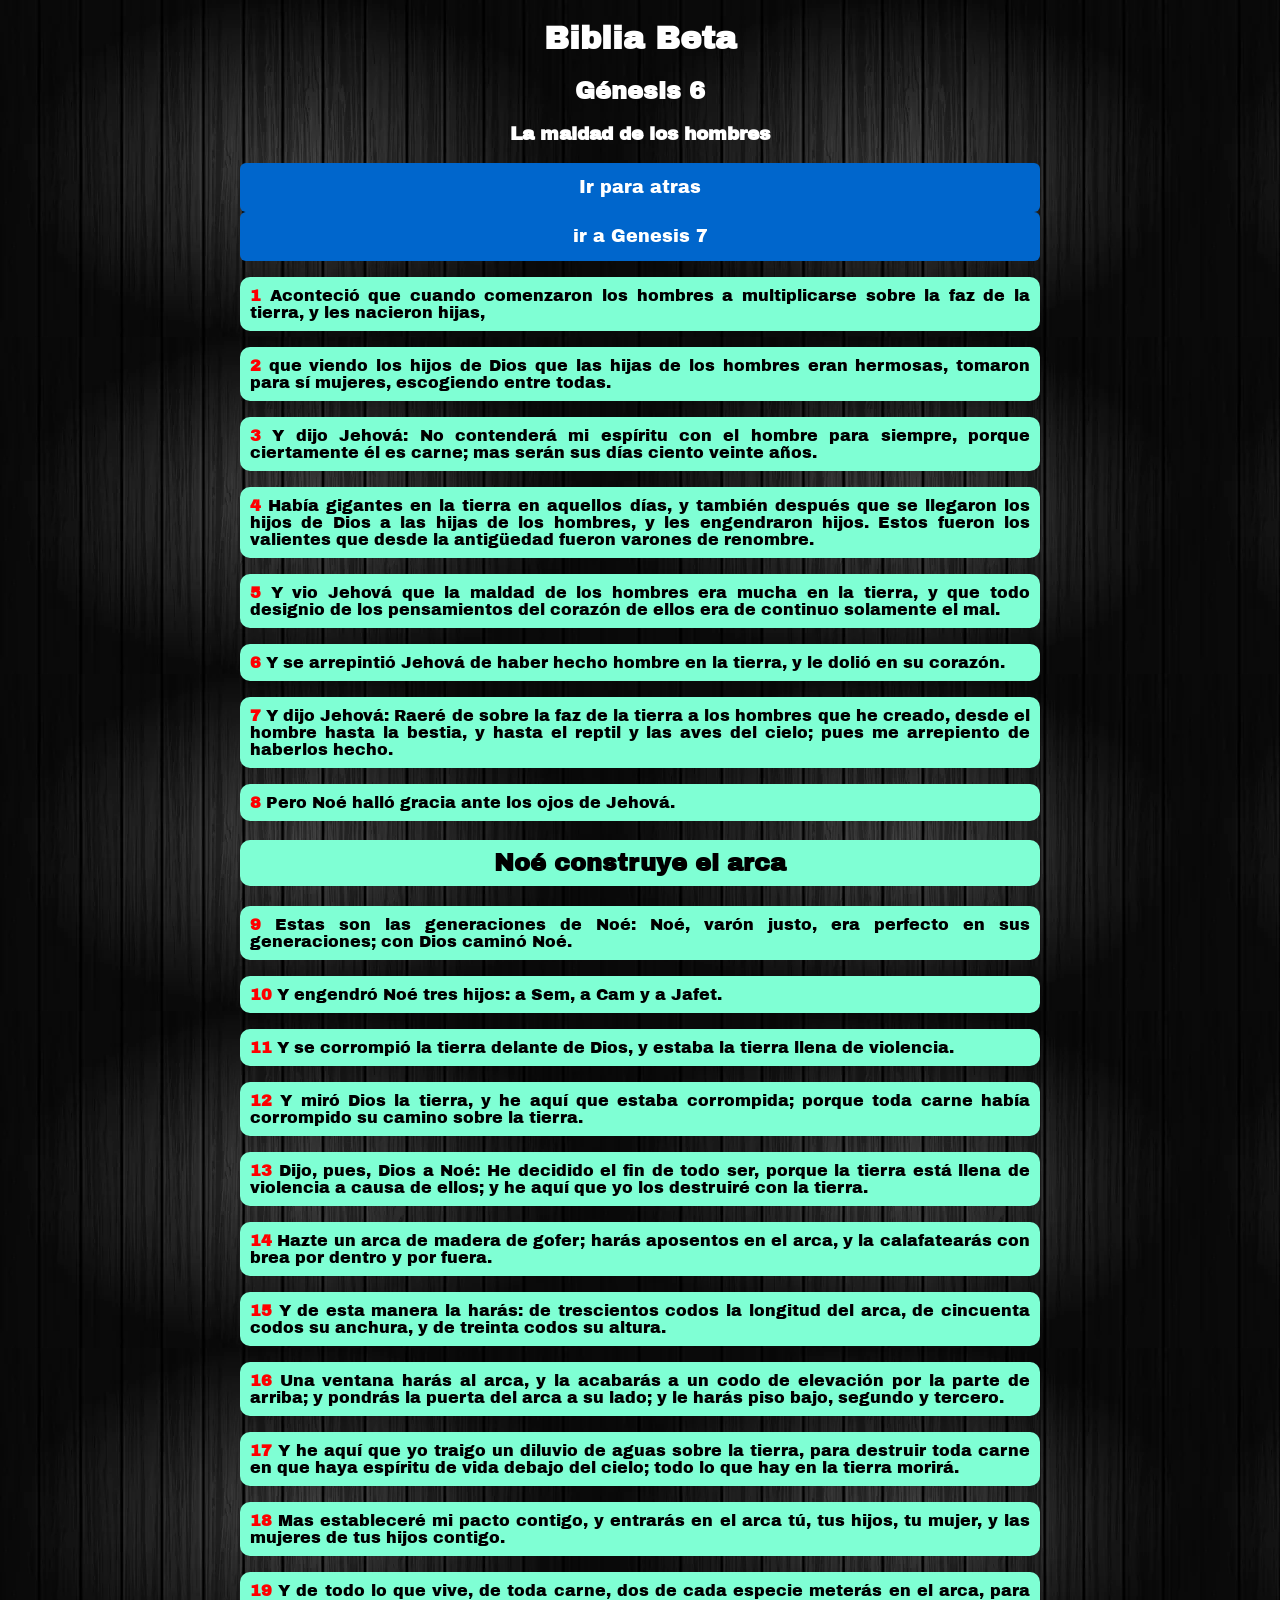
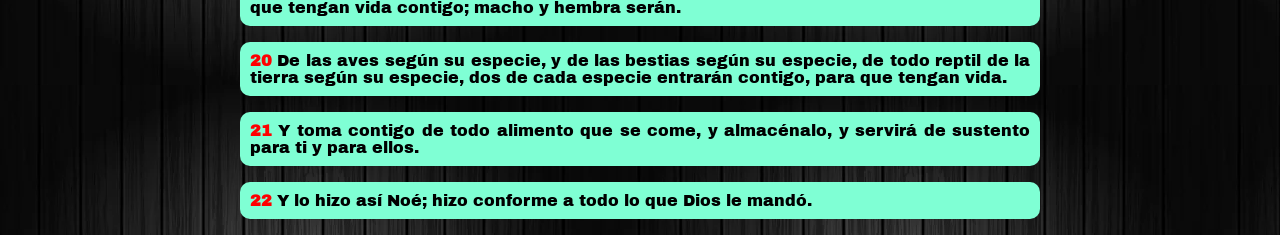
<file: Genesis/genesis6.html>
<!DOCTYPE html>
<html lang="en">
<head>
    <link rel="preconnect" href="https://fonts.googleapis.com">
    <link rel="preconnect" href="https://fonts.gstatic.com" crossorigin>
    <link href="https://fonts.googleapis.com/css2?family=Archivo+Black&display=swap" rel="stylesheet">
    <meta charset="UTF-8">
    <meta name="viewport" content="width=device-width, initial-scale=1.0">
    <title>Genesis 6</title>
    <link rel="stylesheet" href="../style.css">
    <link rel="icon" href="../favicon.jpeg" type="image/x-icon">
</head>
<body>

    <style>
        body {
            background-image: url('../img/fondonegro.webp');
            font-family: 'Archivo Black', sans-serif;
        }

        .textwhite {
            color: white;
        }

        a {
            display: inline-block;
            margin-top: 30px;
            padding: 15px 40px;
            background-color: #0066cc;
            color: white;
            text-decoration: none;
            border-radius: 6px;
            font-size: 1.1em;
            transition: background-color 0.3s;
            text-align: center;
            display: block;
            margin: 0 auto;
        }

        a:hover {
            background-color: #0052a3;
        }
    </style>


    <h1 class="textwhite">Biblia Beta</h1>
    <div class="texto">
        <article>
        <div class="textwhite"><h1>Génesis 6</h1></div>
        <div class="textwhite"><h3>La maldad de los hombres</h3></div>
        <a href="genesis5.html">Ir para atras</a>
        <a href="genesis7.html">ir a Genesis 7</a>
        
    <p><span>1</span> Aconteció que cuando comenzaron los hombres a multiplicarse sobre la faz de la tierra, y les nacieron hijas,</p>
    <p><span>2</span> que viendo los hijos de Dios que las hijas de los hombres eran hermosas, tomaron para sí mujeres, escogiendo entre todas.</p>
    <p><span>3</span> Y dijo Jehová: No contenderá mi espíritu con el hombre para siempre, porque ciertamente él es carne; mas serán sus días ciento veinte años.</p>
    <p><span>4</span> Había gigantes en la tierra en aquellos días, y también después que se llegaron los hijos de Dios a las hijas de los hombres, y les engendraron hijos. Estos fueron los valientes que desde la antigüedad fueron varones de renombre.</p>
    <p><span>5</span> Y vio Jehová que la maldad de los hombres era mucha en la tierra, y que todo designio de los pensamientos del corazón de ellos era de continuo solamente el mal.</p>
    <p><span>6</span> Y se arrepintió Jehová de haber hecho hombre en la tierra, y le dolió en su corazón.</p>
    <p><span>7</span> Y dijo Jehová: Raeré de sobre la faz de la tierra a los hombres que he creado, desde el hombre hasta la bestia, y hasta el reptil y las aves del cielo; pues me arrepiento de haberlos hecho.</p>
    <p><span>8</span> Pero Noé halló gracia ante los ojos de Jehová.</p>
    <h2>Noé construye el arca</h2>
    <p><span>9</span> Estas son las generaciones de Noé: Noé, varón justo, era perfecto en sus generaciones; con Dios caminó Noé.</p>
    <p><span>10</span> Y engendró Noé tres hijos: a Sem, a Cam y a Jafet.</p>
    <p><span>11</span> Y se corrompió la tierra delante de Dios, y estaba la tierra llena de violencia.</p>
    <p><span>12</span> Y miró Dios la tierra, y he aquí que estaba corrompida; porque toda carne había corrompido su camino sobre la tierra.</p>
    <p><span>13</span> Dijo, pues, Dios a Noé: He decidido el fin de todo ser, porque la tierra está llena de violencia a causa de ellos; y he aquí que yo los destruiré con la tierra.</p>
    <p><span>14</span> Hazte un arca de madera de gofer; harás aposentos en el arca, y la calafatearás con brea por dentro y por fuera.</p>
    <p><span>15</span> Y de esta manera la harás: de trescientos codos la longitud del arca, de cincuenta codos su anchura, y de treinta codos su altura.</p>
    <p><span>16</span> Una ventana harás al arca, y la acabarás a un codo de elevación por la parte de arriba; y pondrás la puerta del arca a su lado; y le harás piso bajo, segundo y tercero.</p>
    <p><span>17</span> Y he aquí que yo traigo un diluvio de aguas sobre la tierra, para destruir toda carne en que haya espíritu de vida debajo del cielo; todo lo que hay en la tierra morirá.</p>
    <p><span>18</span> Mas estableceré mi pacto contigo, y entrarás en el arca tú, tus hijos, tu mujer, y las mujeres de tus hijos contigo.</p>
    <p><span>19</span> Y de todo lo que vive, de toda carne, dos de cada especie meterás en el arca, para que tengan vida contigo; macho y hembra serán.</p>
    <p><span>20</span> De las aves según su especie, y de las bestias según su especie, de todo reptil de la tierra según su especie, dos de cada especie entrarán contigo, para que tengan vida.</p>
    <p><span>21</span> Y toma contigo de todo alimento que se come, y almacénalo, y servirá de sustento para ti y para ellos.</p>
    <p><span>22</span> Y lo hizo así Noé; hizo conforme a todo lo que Dios le mandó.</p>


</article>
    
</div>
</body>
</html>
</file>
<file: style.css>
h1, h2, .textwhite {
    text-align: center;
}

p {
    text-align: justify;
}

/* responsive improvements */
body {
    margin: 0;
    padding: 0 10px; /* small side padding on phones */
}

img {
    max-width: 100%;
    height: auto;
}

/* narrower content area on large screens but fluid on small */
.texto {
    max-width: 800px;
    margin: 0 auto;
}

/* media query for phones */
@media (max-width: 600px) {
    h1, h2 {
        font-size: 1.5em;
    }

    p, .texto {
        font-size: 1em;
    }

    a {
        padding: 12px 30px;
        font-size: 1em;
    }
}

.texto {
    max-width: 800px;
    margin: 0 auto;
}

p, h2{
    background-color: aquamarine;
    padding: 10px;
    border-radius: 10px;
    color: black;
}

span {
    font-weight: bold;
    color: red;
}

body {
    background-color: lightgray;
    font-family: 'Archivo Black', sans-serif;
}
</file>
